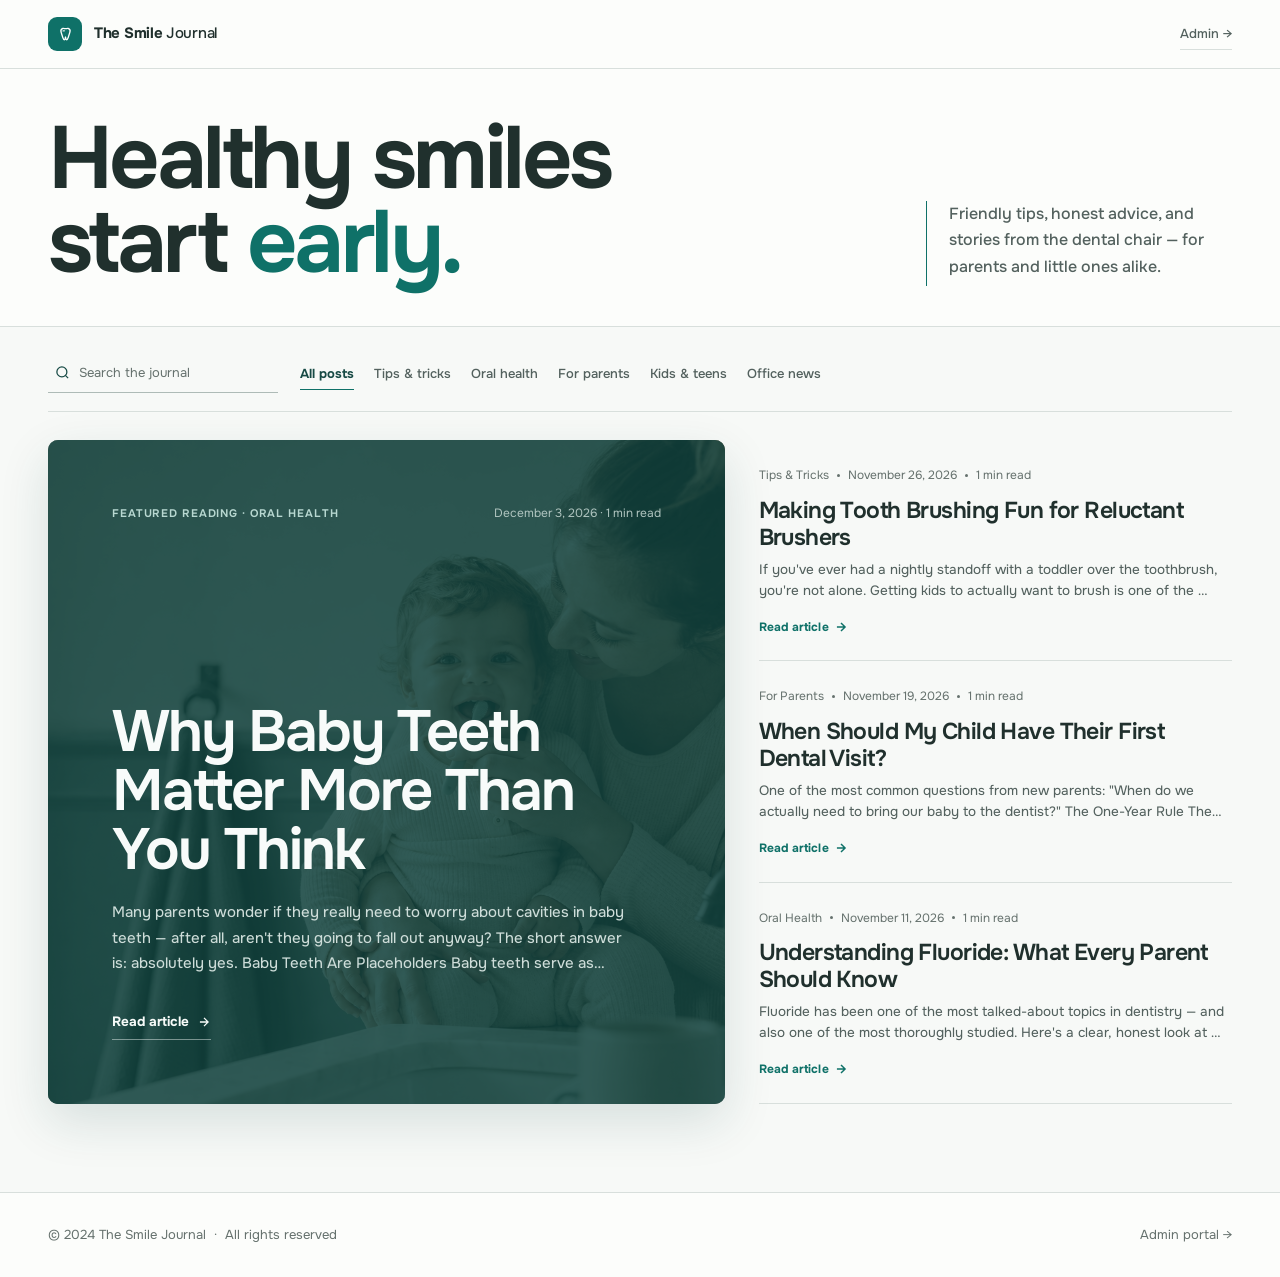
<file: index.html>
<!DOCTYPE html>
<html lang="en">
<head>
  <meta charset="UTF-8" />
  <meta name="viewport" content="width=device-width, initial-scale=1.0" />
  <title>The Smile Journal</title>
  <link rel="preconnect" href="https://fonts.googleapis.com" />
  <link rel="preconnect" href="https://fonts.gstatic.com" crossorigin />
  <link href="https://fonts.googleapis.com/css2?family=Onest:wght@400;500;600;700&display=swap" rel="stylesheet" />
  <style>
    *, *::before, *::after { box-sizing: border-box; margin: 0; padding: 0; }

    :root {
      --primary:       #0E7B73;
      --primary-dark:  #0A5F59;
      --primary-light: #CCFBF1;
      --primary-bg:    #F0FDFA;
      --accent:        #F59E0B;
      --accent-bg:     #FFFBEB;
      --bg:            #F9F8F5;
      --surface:       #FFFFFF;
      --border:        #E7E4DF;
      --border-soft:   #F0EDE8;
      --text-1:        #1C1917;
      --text-2:        #57534E;
      --text-3:        #65716D;
      --r:    14px;
      --r-sm:  8px;
      --r-lg: 22px;
      --shadow:       0 1px 3px rgba(0,0,0,.05), 0 4px 12px rgba(14,123,115,.08);
      --shadow-hover:  0 10px 32px rgba(14,123,115,.18), 0 4px 8px rgba(0,0,0,.06);
      --font-sans: 'Onest', 'Segoe UI', sans-serif;
      --font-serif: 'Onest', 'Segoe UI', sans-serif;
    }

    html { scroll-behavior: smooth; }
    body {
      font-family: var(--font-sans); background: var(--bg);
      color: var(--text-1); line-height: 1.6; -webkit-font-smoothing: antialiased;
    }

    /* ── NAV ──────────────────────────────────────── */
    nav {
      position: sticky; top: 0; z-index: 100;
      background: rgba(255,255,255,.92);
      backdrop-filter: blur(16px); -webkit-backdrop-filter: blur(16px);
      border-bottom: 1px solid var(--border);
      transition: box-shadow .2s;
    }
    nav.scrolled { box-shadow: 0 4px 20px rgba(0,0,0,.07); }
    .nav-inner {
      max-width: 1200px; margin: 0 auto; height: 64px; padding: 0 24px;
      display: flex; align-items: center; justify-content: space-between;
    }
    .nav-logo {
      display: flex; align-items: center; gap: 10px;
      cursor: pointer; text-decoration: none; user-select: none;
    }
    .logo-mark {
      width: 36px; height: 36px; background: var(--primary); border-radius: 10px;
      display: flex; align-items: center; justify-content: center; flex-shrink: 0;
    }
    .logo-mark svg { width: 20px; height: 20px; fill: none; stroke: #fff; }
    .logo-text { font-size: 16px; font-weight: 700; letter-spacing: -.3px; color: var(--text-1); }
    .logo-text span { color: var(--primary); }

    .nav-right { display: flex; align-items: center; gap: 12px; }
    .search-wrap { position: relative; display: flex; align-items: center; }
    .search-input {
      height: 38px; padding: 0 14px 0 38px;
      border: 1.5px solid var(--border); border-radius: 4px;
      background: var(--bg); font-family: var(--font-sans); font-size: 13.5px;
      color: var(--text-1); outline: none; width: 200px; transition: all .22s;
    }
    .search-input::placeholder { color: var(--text-3); }
    .search-input:focus {
      border-color: var(--primary); background: #fff;
      box-shadow: 0 0 0 3px var(--primary-light); width: 240px;
    }
    .search-icon { position: absolute; left: 12px; color: var(--text-3); pointer-events: none; }
    .nav-pill {
      font-size: 13px; font-weight: 500; color: var(--text-2); text-decoration: none;
      padding: 7px 16px; border: 1.5px solid var(--border); border-radius: 0;
      transition: all .18s; white-space: nowrap;
    }
    .nav-pill:hover { color: var(--primary); border-color: var(--primary); background: var(--primary-bg); }

    /* ── HERO ─────────────────────────────────────── */
    .hero {
      background: linear-gradient(160deg, var(--primary-bg) 0%, var(--bg) 65%);
      padding: 88px 24px 80px; position: relative; overflow: hidden;
    }
    .hero::before {
      content: '';
      position: absolute; inset: 0;
      pointer-events: none;
    }
    .hero::after {
      content: '';
      position: absolute; bottom: -60px; right: -60px;
      width: 340px; height: 340px; border-radius: 50%;
      pointer-events: none;
    }
    .hero-inner { max-width: 640px; margin: 0 auto; text-align: center; position: relative; z-index: 1; }
    .hero-badge {
      display: inline-flex; align-items: center; gap: 6px;
      background: rgba(255,255,255,.85); border: 1px solid var(--primary-light);
      color: var(--primary-dark); backdrop-filter: blur(8px);
      font-size: 11.5px; font-weight: 700; letter-spacing: .7px; text-transform: uppercase;
      padding: 6px 16px; border-radius: 0; margin-bottom: 24px;
    }
    .hero h1 {
      font-size: clamp(36px, 5.5vw, 56px); font-weight: 700; line-height: 1.1;
      letter-spacing: -1.5px; color: var(--text-1); margin-bottom: 20px;
    }
    .hero h1 em { font-style: normal; color: var(--primary); }
    .hero-sub {
      font-family: var(--font-serif); font-size: 18px; color: var(--text-2);
      line-height: 1.72; max-width: 480px; margin: 0 auto 32px;
    }
    /* ── BLOG SECTION ─────────────────────────────── */
    .blog-section { max-width: 1200px; margin: 0 auto; padding: 52px 24px 96px; }

    /* category tabs */
    .cat-tabs {
      display: flex; gap: 8px; overflow-x: auto;
      padding-bottom: 2px; margin-bottom: 40px;
      scrollbar-width: none; -ms-overflow-style: none;
    }
    .cat-tabs::-webkit-scrollbar { display: none; }
    .cat-tab {
      flex-shrink: 0; padding: 8px 20px;
      border: 1.5px solid var(--border); border-radius: 0;
      background: var(--surface); font-family: var(--font-sans);
      font-size: 13.5px; font-weight: 500; color: var(--text-2);
      cursor: pointer; transition: all .18s; white-space: nowrap;
    }
    .cat-tab:hover { border-color: var(--primary); color: var(--primary); }
    .cat-tab.active {
      background: var(--primary); border-color: var(--primary);
      color: #fff; box-shadow: 0 2px 8px rgba(14,123,115,.3);
    }

    /* ── POSTS GRID ───────────────────────────────── */
    .posts-grid { display: grid; grid-template-columns: repeat(3,1fr); gap: 28px; }

    /* ── FEATURED CARD (magazine overlay style) ─── */
    .post-card-featured {
      grid-column: 1/-1;
      border-radius: var(--r-lg); overflow: hidden;
      height: 440px; position: relative;
      cursor: pointer; box-shadow: var(--shadow);
      transition: transform .25s ease, box-shadow .25s ease;
    }
    .post-card-featured:hover { transform: translateY(-4px); box-shadow: var(--shadow-hover); }
    .feat-bg-img {
      position: absolute; inset: 0; width: 100%; height: 100%;
      object-fit: cover; transition: transform .45s ease;
    }
    .post-card-featured:hover .feat-bg-img { transform: scale(1.04); }
    .feat-bg-grad {
      position: absolute; inset: 0; width: 100%; height: 100%;
      transition: transform .45s ease;
    }
    .post-card-featured:hover .feat-bg-grad { transform: scale(1.04); }
    .feat-overlay {
      position: absolute; inset: 0;
      background: linear-gradient(105deg, rgba(8,30,25,.82) 0%, rgba(8,30,25,.55) 45%, rgba(8,30,25,.15) 100%);
    }
    .feat-content {
      position: absolute; inset: 0;
      display: flex; flex-direction: column; justify-content: flex-end;
      padding: 48px 52px; max-width: 58%;
    }
    .feat-label {
      display: inline-flex; align-items: center; gap: 5px;
      font-size: 11px; font-weight: 700; letter-spacing: .7px; text-transform: uppercase;
      color: var(--accent); background: rgba(255,255,255,.12);
      border: 1px solid rgba(245,158,11,.35); border-radius: 0;
      padding: 4px 12px; margin-bottom: 14px; width: fit-content;
    }
    .feat-meta { font-size: 12.5px; color: rgba(255,255,255,.6); margin-bottom: 12px; }
    .feat-title {
      font-size: clamp(22px, 2.6vw, 30px); font-weight: 700;
      line-height: 1.22; letter-spacing: -.4px;
      color: #fff; margin-bottom: 14px;
    }
    .feat-excerpt {
      font-family: var(--font-serif); font-size: 15px; color: rgba(255,255,255,.75);
      line-height: 1.65; margin-bottom: 24px;
      display: -webkit-box; -webkit-line-clamp: 3; -webkit-box-orient: vertical; overflow: hidden;
    }
    .feat-cta {
      display: inline-flex; align-items: center; gap: 8px;
      font-size: 13.5px; font-weight: 700; color: #fff;
      background: rgba(255,255,255,.15); border: 1.5px solid rgba(255,255,255,.3);
      backdrop-filter: blur(8px); padding: 9px 20px; border-radius: 0;
      transition: all .2s; width: fit-content;
    }
    .feat-cta svg { transition: transform .18s; }
    .post-card-featured:hover .feat-cta { background: rgba(255,255,255,.22); border-color: rgba(255,255,255,.5); }
    .post-card-featured:hover .feat-cta svg { transform: translateX(4px); }

    /* ── REGULAR CARDS ───────────────────────────── */
    .post-card {
      background: var(--surface); border-radius: var(--r); overflow: hidden;
      box-shadow: var(--shadow); border: 1px solid var(--border-soft);
      cursor: pointer; transition: transform .22s ease, box-shadow .22s ease;
      display: flex; flex-direction: column;
    }
    .post-card:hover { transform: translateY(-5px); box-shadow: var(--shadow-hover); }
    /* category accent top border */
    .post-card::before {
      content: ''; display: block; height: 3px;
      background: var(--card-accent, var(--primary));
      flex-shrink: 0;
    }

    .card-img {
      height: 196px; position: relative; overflow: hidden; flex-shrink: 0;
    }
    .card-img img {
      width: 100%; height: 100%; object-fit: cover; display: block;
      transition: transform .38s ease;
    }
    .post-card:hover .card-img img { transform: scale(1.05); }
    .card-img-grad { position: absolute; inset: 0; }
    /* bottom gradient on image for chip readability */
    .card-img::after {
      content: ''; position: absolute; bottom: 0; left: 0; right: 0; height: 80px;
      background: linear-gradient(to top, rgba(0,0,0,.35) 0%, transparent 100%);
      pointer-events: none;
    }
    .cat-chip {
      position: absolute; bottom: 12px; left: 14px; z-index: 1;
      padding: 4px 11px; border-radius: 4px;
      font-size: 11px; font-weight: 700; letter-spacing: .3px;
      color: #fff; text-shadow: 0 1px 3px rgba(0,0,0,.3);
    }

    .card-body { padding: 20px 22px 22px; display: flex; flex-direction: column; flex: 1; }
    .card-meta { display: flex; align-items: center; gap: 8px; font-size: 12px; color: var(--text-3); margin-bottom: 10px; }
    .card-meta .dot { width: 3px; height: 3px; border-radius: 50%; background: var(--text-3); }
    .card-title {
      font-size: 16px; font-weight: 700; line-height: 1.38; letter-spacing: -.2px;
      color: var(--text-1); margin-bottom: 10px; flex: 1;
      display: -webkit-box; -webkit-line-clamp: 2; -webkit-box-orient: vertical; overflow: hidden;
      transition: color .15s;
    }
    .post-card:hover .card-title { color: var(--primary); }
    .card-excerpt {
      font-family: var(--font-serif); font-size: 13.5px; color: var(--text-2); line-height: 1.7;
      display: -webkit-box; -webkit-line-clamp: 3; -webkit-box-orient: vertical; overflow: hidden;
    }
    .card-footer {
      display: flex; align-items: center; justify-content: space-between;
      margin-top: 16px; padding-top: 14px; border-top: 1px solid var(--border-soft);
    }
    .read-more {
      display: inline-flex; align-items: center; gap: 5px;
      font-size: 12.5px; font-weight: 700; color: var(--primary); letter-spacing: .1px;
    }
    .read-more svg { transition: transform .18s; }
    .post-card:hover .read-more svg { transform: translateX(4px); }

    /* ── IMAGE SKELETON ────────────────────────────── */
    .img-skeleton {
      position: absolute; inset: 0;
      background: linear-gradient(90deg, #f0ede8 25%, #e8e4de 50%, #f0ede8 75%);
      background-size: 200% 100%;
      animation: shimmer 1.4s infinite;
    }
    @keyframes shimmer { from{background-position:200% 0} to{background-position:-200% 0} }

    /* ── EMPTY STATE ───────────────────────────────── */
    .empty { grid-column: 1/-1; text-align: center; padding: 80px 20px; }
    .empty-icon {
      width: 64px; height: 64px; margin: 0 auto 20px;
      background: var(--primary-bg); border-radius: 50%;
      display: flex; align-items: center; justify-content: center; color: var(--primary);
    }
    .empty h3 { font-size: 20px; font-weight: 700; margin-bottom: 8px; }
    .empty p { font-family: var(--font-serif); font-size: 15px; color: var(--text-2); max-width: 340px; margin: 0 auto; line-height: 1.75; }

    /* ── POST VIEW ─────────────────────────────────── */
    #post-view { display: none; max-width: 760px; margin: 0 auto; padding: 48px 24px 96px; animation: fadeUp .3s ease; }
    @keyframes fadeUp { from{opacity:0;transform:translateY(14px)} to{opacity:1;transform:translateY(0)} }
    .back-btn {
      display: inline-flex; align-items: center; gap: 7px;
      font-family: var(--font-sans); font-size: 13.5px; font-weight: 600;
      color: var(--text-2); background: var(--surface); border: 1.5px solid var(--border);
      border-radius: 0; cursor: pointer; padding: 8px 18px; margin-bottom: 36px;
      transition: all .18s;
    }
    .back-btn:hover { color: var(--primary); border-color: var(--primary); background: var(--primary-bg); }
    .post-cover-wrap {
      width: 100%; border-radius: var(--r-lg); overflow: hidden;
      margin-bottom: 40px; box-shadow: 0 8px 32px rgba(0,0,0,.12);
    }
    .post-cover-img { width: 100%; height: 420px; object-fit: cover; display: block; }
    .post-cover-grad { width: 100%; height: 300px; display: block; }
    .post-cat-pill {
      display: inline-block; padding: 5px 16px; border-radius: 0;
      font-size: 12px; font-weight: 700; letter-spacing: .4px;
      text-transform: uppercase; margin-bottom: 16px;
    }
    .post-view-title {
      font-size: clamp(28px,4vw,42px); font-weight: 700; line-height: 1.15;
      letter-spacing: -.7px; color: var(--text-1); margin-bottom: 16px;
    }
    .post-view-meta {
      display: flex; align-items: center; gap: 14px; flex-wrap: wrap;
      font-size: 13px; color: var(--text-3);
      margin-bottom: 40px; padding-bottom: 32px;
      border-bottom: 2px solid var(--border);
    }
    .post-view-meta .dot { width: 4px; height: 4px; border-radius: 50%; background: var(--text-3); }
    .post-body { font-family: var(--font-serif); font-size: 17.5px; line-height: 1.82; color: var(--text-1); }
    .post-body p { margin-bottom: 1.4em; }
    .post-body h2 { font-family: var(--font-sans); font-size: 22px; font-weight: 700; letter-spacing: -.3px; margin: 1.8em 0 .65em; color: var(--text-1); }
    .post-body h3 { font-family: var(--font-sans); font-size: 18.5px; font-weight: 600; margin: 1.5em 0 .5em; }
    .post-body strong { font-weight: 700; }
    .post-body em { font-style: italic; }
    .post-body hr { border: none; border-top: 2px solid var(--border); margin: 2.4em 0; }
    .post-body img, .md-img { max-width: 100%; border-radius: var(--r); margin: 1.5em 0; display: block; }
    .post-body video, .md-video { max-width: 100%; border-radius: var(--r); margin: 1.5em 0; display: block; outline: none; }

    /* ── FOOTER ────────────────────────────────────── */
    footer { border-top: 1px solid var(--border); padding: 32px 24px; }
    .footer-inner { max-width: 1200px; margin: 0 auto; display: flex; align-items: center; justify-content: space-between; }
    .footer-copy { font-size: 13px; color: var(--text-3); }
    .footer-admin { font-size: 13px; color: var(--text-3); text-decoration: none; transition: color .15s; }
    .footer-admin:hover { color: var(--primary); }

    /* ── RESPONSIVE ────────────────────────────────── */
    @media (max-width: 960px) {
      .posts-grid { grid-template-columns: repeat(2,1fr); }
      .feat-content { max-width: 70%; padding: 36px 36px; }
    }
    @media (max-width: 640px) {
      .posts-grid { grid-template-columns: 1fr; }
      .search-input { width: 150px; }
      .nav-pill { display: none; }
      .footer-inner { flex-direction: column; gap: 8px; text-align: center; }
      .hero { padding: 60px 20px 56px; }
      .post-card-featured { height: 360px; }
      .feat-content { max-width: 100%; padding: 24px 24px; }
    }
  </style>
  <link rel="stylesheet" href="site-redesign.css" />
</head>
<body>
<!--
THESIS: A useful pediatric field journal, not a stock-photo blog or stacked-card template.
OWN-WORLD: Warm white paper, graphite copy, deep clinical teal, fine rules, and one unified humanist sans.
STORY: Parents understand the journal, search or choose a topic, and reach practical guidance without visual detours.
FIRST VIEWPORT: A compact left-led headline and annotated deck meet a single discovery rail; the newest article begins immediately below.
FORM: Clinical field notes, grounded direction 6, seed 6a2404ce; its signature is the asymmetrical reading index.
FINISH: unreviewed and undocumented is unfinished; this build ends with the finish review, the verdict, DESIGN.md, and every shipping raster carrying its provenance
-->

<!-- NAV -->
<nav id="mainNav">
  <div class="nav-inner">
    <button class="nav-logo" type="button" aria-label="Return to The Smile Journal home" onclick="showBlog()">
      <div class="logo-mark">
        <svg viewBox="0 0 24 24" aria-hidden="true"><path d="M8.2 3.4c1.25-.45 2.45.45 3.8.45s2.55-.9 3.8-.45c2.2.78 3.15 3.2 2.38 5.48l-2.35 7.42c-.5 1.58-1.15 3.2-2.35 3.2-1.48 0-.92-4.25-1.48-4.25s0 4.25-1.48 4.25c-1.2 0-1.85-1.62-2.35-3.2L5.82 8.88C5.05 6.6 6 4.18 8.2 3.4Z" stroke-width="1.8" stroke-linecap="round" stroke-linejoin="round"/><path d="M8.5 7.05c.75-.55 1.55-.58 2.25-.2" stroke-width="1.5" stroke-linecap="round"/></svg>
      </div>
      <span class="logo-text">The Smile <span>Journal</span></span>
    </button>
    <div class="nav-right">
      <a href="admin.html" class="nav-pill">Admin →</a>
    </div>
  </div>
</nav>

<!-- BLOG VIEW -->
<div id="blog-view">
  <section class="hero">
    <div class="hero-inner">
      <div class="hero-copy">
        <h1>Healthy smiles<br>start <em>early.</em></h1>
      </div>
      <p class="hero-sub">Friendly tips, honest advice, and stories from the dental chair — for parents and little ones alike.</p>
    </div>
  </section>

  <div class="blog-section">
    <div class="journal-controls">
      <div class="search-wrap">
        <svg class="search-icon" width="15" height="15" viewBox="0 0 24 24" fill="none" stroke="currentColor" stroke-width="2"><circle cx="11" cy="11" r="8"/><path d="m21 21-4.35-4.35"/></svg>
        <input id="searchInput" type="search" class="search-input" aria-label="Search journal posts" placeholder="Search the journal" oninput="handleSearch(this.value)" />
      </div>
      <div class="cat-tabs" id="catTabs" aria-label="Filter posts by topic">
        <button class="cat-tab active" onclick="filterCat('all',this)">All posts</button>
        <button class="cat-tab" onclick="filterCat('Tips &amp; Tricks',this)">Tips &amp; tricks</button>
        <button class="cat-tab" onclick="filterCat('Oral Health',this)">Oral health</button>
        <button class="cat-tab" onclick="filterCat('For Parents',this)">For parents</button>
        <button class="cat-tab" onclick="filterCat('Kids &amp; Teens',this)">Kids &amp; teens</button>
        <button class="cat-tab" onclick="filterCat('Office News',this)">Office news</button>
      </div>
    </div>
    <div class="posts-grid" id="postsGrid"></div>
  </div>
</div>

<!-- POST VIEW -->
<div id="post-view">
  <button class="back-btn" onclick="showBlog()">
    <svg width="15" height="15" viewBox="0 0 24 24" fill="none" stroke="currentColor" stroke-width="2.5"><path d="M19 12H5M12 19l-7-7 7-7"/></svg>
    Back to all posts
  </button>
  <div id="postContent"></div>
</div>

<!-- FOOTER -->
<footer>
  <div class="footer-inner">
    <span class="footer-copy">© 2024 The Smile Journal &nbsp;·&nbsp; All rights reserved</span>
    <a href="admin.html" class="footer-admin">Admin portal →</a>
  </div>
</footer>

<script>
  const KEY = 'dental_blog_posts';
  let activeCat = 'all', activeSearch = '';

  /* cover images for the 4 built-in sample posts */
  const SAMPLE_IMAGES = {
    s1: 'assets/baby-teeth-featured.png',
    s2: 'https://images.unsplash.com/photo-1537368910025-700350fe46c7?w=900&h=500&fit=crop&auto=format&q=80',
    s3: 'https://images.unsplash.com/photo-1582750433449-648ed127bb54?w=900&h=500&fit=crop&auto=format&q=80',
    s4: 'https://images.unsplash.com/photo-1607990281513-2c110a25bd8c?w=900&h=500&fit=crop&auto=format&q=80',
  };

  const CATS = {
    'Tips & Tricks': { bg:'#E8F3F0', fg:'#0F7168', accent:'#0F7168', g:'#174A45' },
    'Oral Health':   { bg:'#E1EEEA', fg:'#174A45', accent:'#174A45', g:'#174A45' },
    'For Parents':   { bg:'#F3EEE4', fg:'#79633E', accent:'#79633E', g:'#174A45' },
    'Kids & Teens':  { bg:'#EDF1F0', fg:'#49625D', accent:'#49625D', g:'#174A45' },
    'Office News':   { bg:'#E9F0EF', fg:'#3E625D', accent:'#3E625D', g:'#174A45' },
  };
  function cc(c) { return CATS[c] || { bg:'#E8F3F0', fg:'#0F7168', accent:'#0F7168', g:'#174A45' }; }
  function load() { return JSON.parse(localStorage.getItem(KEY) || '[]'); }
  function save(p) { localStorage.setItem(KEY, JSON.stringify(p)); }
  function stripTags(html) { const d = document.createElement('div'); d.innerHTML = html; return d.innerText || d.textContent || ''; }
  function isHtml(c) { return /^\s*</.test(c); }
  function readTime(t) { const txt = isHtml(t) ? stripTags(t) : t; return Math.max(1, Math.round(txt.trim().split(/\s+/).length / 200)) + ' min read'; }
  function fmtDate(s) { return new Date(s).toLocaleDateString('en-US',{month:'long',day:'numeric',year:'numeric'}); }
  function excerpt(c, n=145) {
    const plain = isHtml(c) ? stripTags(c) : c.replace(/^[#]+\s+/gm,'').replace(/[*_]/g,'').replace(/\n+/g,' ');
    const p = plain.trim();
    return p.length > n ? p.slice(0,n) + '…' : p;
  }
  function renderContent(c) {
    if (isHtml(c)) return c; // new posts: pass through HTML directly
    // legacy markdown fallback
    return c
      .replace(/\[video\]\(([^)]+)\)/g,'<video src="$1" controls class="md-video"></video>')
      .replace(/!\[([^\]]*)\]\(([^)]+)\)/g,'<img src="$2" alt="$1" class="md-img">')
      .replace(/^### (.+)$/gm,'<h3>$1</h3>')
      .replace(/^## (.+)$/gm,'<h2>$1</h2>')
      .replace(/\*\*(.+?)\*\*/g,'<strong>$1</strong>')
      .replace(/\*(.+?)\*/g,'<em>$1</em>')
      .replace(/^---$/gm,'<hr>')
      .split(/\n\n+/)
      .map(b => b.startsWith('<h') || b.startsWith('<hr') || b.includes('<img ') || b.includes('<video ') ? b : `<p>${b.replace(/\n/g,'<br>')}</p>`)
      .join('');
  }
  function renderMd(raw) { return renderContent(raw); }

  /* ── featured card (magazine bleed) ── */
  function featuredCardHtml(p) {
    const featuredImage = p.id === 's1' ? SAMPLE_IMAGES.s1 : p.coverImage;
    return `<article class="post-card-featured" role="button" tabindex="0" onclick="openPost('${p.id}')" onkeydown="if(event.key==='Enter'||event.key===' '){event.preventDefault();openPost('${p.id}')} ">
      ${featuredImage ? `<img class="feat-bg-img" src="${featuredImage}" alt="" aria-hidden="true" onerror="this.remove()">` : ''}
      <div class="feat-overlay" aria-hidden="true"></div>
      <div class="feat-content">
        <div class="feat-topline">
          <div class="feat-label">Featured reading · ${p.category||'General'}</div>
          <div class="feat-meta">${fmtDate(p.createdAt)} · ${readTime(p.content)}</div>
        </div>
        <div class="feat-main">
          <h2 class="feat-title">${p.title}</h2>
          <p class="feat-excerpt">${excerpt(p.content, 220)}</p>
          <div class="feat-cta">
            Read article
            <svg width="14" height="14" viewBox="0 0 24 24" fill="none" stroke="currentColor" stroke-width="2.2"><path d="M5 12h14M12 5l7 7-7 7"/></svg>
          </div>
        </div>
      </div>
    </article>`;
  }

  /* ── regular card ── */
  function cardHtml(p) {
    return `<article class="post-card" role="button" tabindex="0" onclick="openPost('${p.id}')" onkeydown="if(event.key==='Enter'||event.key===' '){event.preventDefault();openPost('${p.id}')} ">
      <div class="card-body">
        <div class="card-meta"><span>${p.category||'General'}</span><div class="dot"></div><span>${fmtDate(p.createdAt)}</span><div class="dot"></div><span>${readTime(p.content)}</span></div>
        <h2 class="card-title">${p.title}</h2>
        <p class="card-excerpt">${excerpt(p.content)}</p>
        <div class="card-footer">
          <span class="read-more">Read article
            <svg width="14" height="14" viewBox="0 0 24 24" fill="none" stroke="currentColor" stroke-width="2.5"><path d="M5 12h14M12 5l7 7-7 7"/></svg>
          </span>
        </div>
      </div>
    </article>`;
  }

  function renderGrid() {
    const grid = document.getElementById('postsGrid');
    let posts = load().filter(p => p.status === 'published');
    if (activeSearch) { const q = activeSearch.toLowerCase(); posts = posts.filter(p => p.title.toLowerCase().includes(q) || p.content.toLowerCase().includes(q)); }
    if (activeCat !== 'all') posts = posts.filter(p => p.category === activeCat);
    posts.sort((a,b) => new Date(b.createdAt) - new Date(a.createdAt));

    if (!posts.length) {
      grid.className = 'posts-grid';
      grid.innerHTML = `<div class="empty">
        <div class="empty-icon"><svg width="28" height="28" viewBox="0 0 24 24" fill="none" stroke="currentColor" stroke-width="1.7"><path d="M12 20h9M16.5 3.5a2.121 2.121 0 013 3L7 19l-4 1 1-4z"/></svg></div>
        <h3>${activeCat!=='all'||activeSearch?'No matching posts':'Nothing here yet'}</h3>
        <p>${activeCat!=='all'||activeSearch?'Try a different search or category.':'Check back soon — posts will appear once published.'}</p>
      </div>`;
      return;
    }

    const hasFeat = posts.length >= 2;
    grid.className = 'posts-grid';
    let html = '';
    posts.forEach((p, i) => {
      if (hasFeat && i === 0) html += featuredCardHtml(p);
      else html += cardHtml(p);
    });
    grid.innerHTML = html;
  }

  function openPost(id) {
    const p = load().find(p => p.id === id);
    if (!p) return;
    const c = cc(p.category);
    const cover = p.coverImage && !String(p.id).startsWith('s')
      ? `<div class="post-cover-wrap"><img src="${p.coverImage}" alt="${p.title}" class="post-cover-img"></div>`
      : `<div class="post-cover-wrap"><div class="post-cover-grad" style="background:${c.g}"></div></div>`;
    document.getElementById('postContent').innerHTML = `
      ${cover}
      <span class="post-cat-pill" style="background:${c.bg};color:${c.fg}">${p.category||'General'}</span>
      <h1 class="post-view-title">${p.title}</h1>
      <div class="post-view-meta"><span>${fmtDate(p.createdAt)}</span><div class="dot"></div><span>${readTime(p.content)}</span></div>
      <div class="post-body">${renderMd(p.content)}</div>`;
    document.getElementById('blog-view').style.display = 'none';
    document.getElementById('post-view').style.display = 'block';
    window.scrollTo({top:0,behavior:window.matchMedia('(prefers-reduced-motion: reduce)').matches?'auto':'smooth'});
  }

  function showBlog() {
    document.getElementById('post-view').style.display = 'none';
    document.getElementById('blog-view').style.display = '';
    renderGrid();
  }
  function filterCat(cat, btn) {
    activeCat = cat;
    document.querySelectorAll('.cat-tab').forEach(t => t.classList.remove('active'));
    btn.classList.add('active');
    renderGrid();
  }
  function handleSearch(v) { activeSearch = v; renderGrid(); }

  /* nav scroll shadow */
  window.addEventListener('scroll', () => {
    document.getElementById('mainNav').classList.toggle('scrolled', window.scrollY > 10);
  }, { passive: true });

  /* ── seed + image migration ── */
  (function initData() {
    const posts = load();

    /* if empty, seed from scratch with images */
    if (!posts.length) {
      const now = Date.now();
      save([
        { id:'s1', status:'published', createdAt:new Date(now-2*864e5).toISOString(),
          title:'Why Baby Teeth Matter More Than You Think', category:'Oral Health',
          coverImage: SAMPLE_IMAGES.s1,
          content:`Many parents wonder if they really need to worry about cavities in baby teeth — after all, aren't they going to fall out anyway? The short answer is: absolutely yes.\n\n## Baby Teeth Are Placeholders\n\nBaby teeth serve as natural guides for permanent teeth. When a baby tooth is lost too early due to decay, neighboring teeth can drift into that space, crowding out the permanent tooth trying to come in. This often leads to years of orthodontic treatment that might have been preventable.\n\n## Decay Can Spread\n\nCavities in baby teeth don't stay put. Untreated decay can spread to adjacent teeth — and in serious cases, reach the gums and underlying jawbone. Keeping baby teeth healthy protects the whole mouth.\n\n## It Sets the Foundation\n\nHabits formed early tend to stick. Kids who visit the dentist regularly and learn proper brushing and flossing are far more likely to carry those habits into adulthood.\n\n**The bottom line:** treat baby teeth like the important, temporary caretakers they are. They deserve every bit as much attention as permanent teeth.` },
        { id:'s2', status:'published', createdAt:new Date(now-9*864e5).toISOString(),
          title:'Making Tooth Brushing Fun for Reluctant Brushers', category:'Tips & Tricks',
          coverImage: SAMPLE_IMAGES.s2,
          content:`If you've ever had a nightly standoff with a toddler over the toothbrush, you're not alone. Getting kids to actually want to brush is one of the most common challenges parents bring up at checkups.\n\n## Let Them Pick Their Gear\n\nGive your child some ownership by letting them choose their own toothbrush — any soft-bristled brush works. Favorite characters, bright colors, and fun shapes can make a real difference in buy-in.\n\n## Use a Two-Minute Timer\n\nKids have no concept of "two full minutes." Try a sand timer, play a short song, or use a brushing app with a built-in countdown. Making the time visible and predictable reduces the dread of the unknown.\n\n## Brush Together\n\nKids learn by watching. If they see you brushing without pure dread on your face, they'll absorb that attitude. Make it a family routine, not just something that happens to them.\n\n## The Sticker Chart\n\nA simple sticker chart works surprisingly well for ages 3–7. You don't need prizes — the visual satisfaction of filling it in is often reward enough.\n\n**Remember:** help guide your child's brushing until around age 7–8, when their fine motor skills are developed enough to do it properly on their own.` },
        { id:'s3', status:'published', createdAt:new Date(now-16*864e5).toISOString(),
          title:'When Should My Child Have Their First Dental Visit?', category:'For Parents',
          coverImage: SAMPLE_IMAGES.s3,
          content:`One of the most common questions from new parents: "When do we actually need to bring our baby to the dentist?"\n\n## The One-Year Rule\n\nThe American Academy of Pediatric Dentistry recommends a first dental visit by age one, or within six months of the first tooth appearing — whichever comes first. It sounds early, but this visit is less about deep cleaning and more about connection and prevention.\n\n## What Happens at the First Visit\n\nThe first appointment is a gentle introduction. We take a look at the teeth that have come in, check for early concerns, and talk through nutrition, pacifier habits, and brushing technique. Most importantly, we want your child to leave feeling completely safe.\n\n## Why It Matters to Start Early\n\nChildren who visit the dentist young are significantly less likely to develop dental anxiety later. Familiarity builds comfort. By the time they're five and might need a real cleaning, the office feels like a known, safe place — not a scary one.\n\n## What to Expect Going Forward\n\nFrom age one on, we recommend checkups every six months. If all looks great, these are quick, positive visits. If we spot something developing, we catch it early — when it's still simple to address.\n\n*Have questions before that first visit? We're always happy to chat.*` },
        { id:'s4', status:'published', createdAt:new Date(now-24*864e5).toISOString(),
          title:'Understanding Fluoride: What Every Parent Should Know', category:'Oral Health',
          coverImage: SAMPLE_IMAGES.s4,
          content:`Fluoride has been one of the most talked-about topics in dentistry — and also one of the most thoroughly studied. Here's a clear, honest look at what it is and why we recommend it.\n\n## What Is Fluoride?\n\nFluoride is a naturally occurring mineral found in water, soil, and many foods. It works by strengthening tooth enamel, making it more resistant to the acids produced by bacteria — and it can even reverse very early-stage decay.\n\n## Is It Safe?\n\nAt recommended levels, fluoride is safe and effective. Decades of peer-reviewed research support this. The key, as with many things, is appropriate amounts for the appropriate age.\n\n## How Much Toothpaste by Age\n\nUnder 2 years: a rice-sized smear of fluoride toothpaste. Ages 2–5: a pea-sized amount. Ages 6 and up: a pea-sized amount, or as directed.\n\nTeaching kids to spit — not swallow — toothpaste is important at every age.\n\n## In-Office Fluoride Treatments\n\nWe often recommend a fluoride varnish after cleanings. It's a quick, comfortable application that provides an extra protective layer — especially helpful for children who are cavity-prone or still perfecting their brushing.\n\n**Have questions about fluoride?** Bring them up at your next visit and we'll walk through it together.` },
      ]);
      return;
    }

    /* patch existing sample posts that have no cover image */
    let changed = false;
    const patched = posts.map(p => {
      if (SAMPLE_IMAGES[p.id] && !p.coverImage) {
        changed = true;
        return { ...p, coverImage: SAMPLE_IMAGES[p.id] };
      }
      return p;
    });
    if (changed) save(patched);
  })();

  renderGrid();
</script>
</body>
</html>
</file>
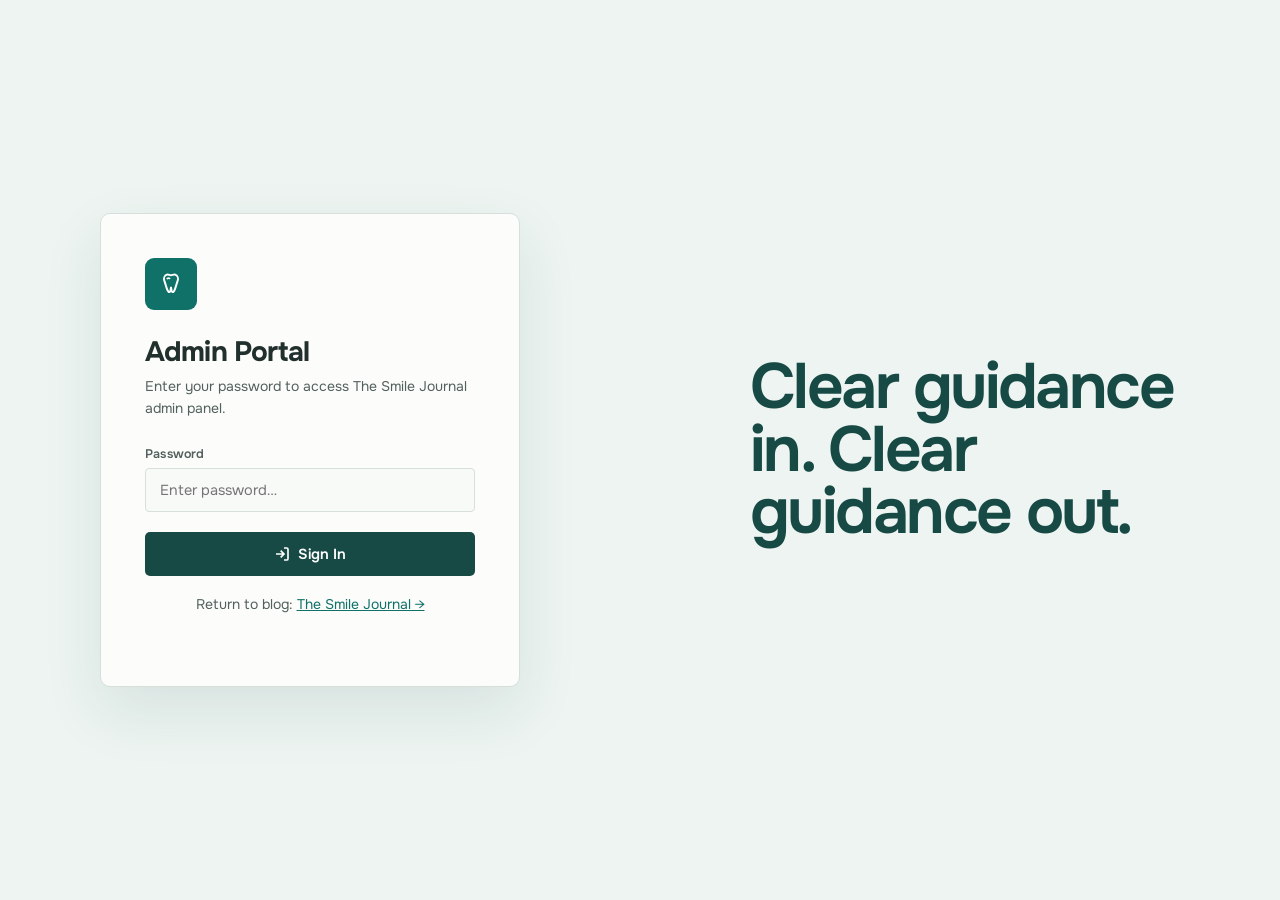
<file: admin.html>
<!DOCTYPE html>
<html lang="en">
<head>
  <meta charset="UTF-8" />
  <meta name="viewport" content="width=device-width, initial-scale=1.0" />
  <title>Admin · The Smile Journal</title>
  <link rel="preconnect" href="https://fonts.googleapis.com" />
  <link rel="preconnect" href="https://fonts.gstatic.com" crossorigin />
  <link href="https://fonts.googleapis.com/css2?family=Onest:wght@400;500;600;700&display=swap" rel="stylesheet" />
  <style>
    *, *::before, *::after { box-sizing: border-box; margin: 0; padding: 0; }

    :root {
      --primary:       #0E7B73;
      --primary-dark:  #0A5F59;
      --primary-light: #CCFBF1;
      --primary-bg:    #F0FDFA;
      --accent:        #F59E0B;
      --accent-bg:     #FFFBEB;
      --danger:        #DC2626;
      --danger-bg:     #FEF2F2;
      --success:       #059669;
      --success-bg:    #D1FAE5;
      --bg:            #F4F3F0;
      --surface:       #FFFFFF;
      --surface-2:     #FAFAF8;
      --border:        #E7E4DF;
      --border-soft:   #F0EDE8;
      --text-1:        #1C1917;
      --text-2:        #57534E;
      --text-3:        #65716D;
      --r:    12px;
      --r-sm:  7px;
      --r-lg: 18px;
      --shadow: 0 1px 4px rgba(0,0,0,.05), 0 2px 8px rgba(0,0,0,.05);
      --font: 'Onest', 'Segoe UI', sans-serif;
    }

    html, body { height: 100%; }
    body { font-family: var(--font); background: var(--bg); color: var(--text-1); -webkit-font-smoothing: antialiased; }

    /* ── LOCK SCREEN ────────────────────────────────── */
    #lock {
      min-height: 100vh; display: flex; align-items: center; justify-content: center;
      background: linear-gradient(160deg, var(--primary-bg) 0%, var(--bg) 55%);
      padding: 24px;
    }
    .lock-card {
      background: var(--surface); border-radius: var(--r-lg);
      padding: 48px 44px; width: 100%; max-width: 420px;
      box-shadow: 0 4px 24px rgba(32,48,45,.10), 0 1px 4px rgba(0,0,0,.06);
      border: 1px solid var(--border-soft);
      animation: fadeUp .35s ease;
    }
    @keyframes fadeUp { from { opacity:0; transform:translateY(16px) } to { opacity:1; transform:translateY(0) } }
    .lock-icon {
      width: 52px; height: 52px; background: var(--primary); border-radius: 14px;
      display: flex; align-items: center; justify-content: center; margin-bottom: 24px;
    }
    .lock-icon svg { width: 26px; height: 26px; fill: none; stroke: #fff; }
    .lock-card h1 { font-size: 22px; font-weight: 700; letter-spacing: -.3px; margin-bottom: 6px; }
    .lock-card p { font-size: 14px; color: var(--text-2); margin-bottom: 32px; line-height: 1.55; }
    .field-label { display: block; font-size: 12.5px; font-weight: 600; color: var(--text-2); margin-bottom: 6px; letter-spacing: .2px; }
    .field-input {
      width: 100%; height: 44px; padding: 0 14px;
      border: 1.5px solid var(--border); border-radius: var(--r-sm);
      font-family: var(--font); font-size: 14.5px; color: var(--text-1);
      outline: none; transition: all .18s; background: var(--surface-2);
    }
    .field-input:focus { border-color: var(--primary); background: #fff; box-shadow: 0 0 0 3px var(--primary-light); }
    .field-input.error { border-color: var(--danger); box-shadow: 0 0 0 3px #FEE2E2; }
    .field-error { font-size: 12.5px; color: var(--danger); margin-top: 6px; display: none; }
    .btn-primary {
      width: 100%; height: 44px; margin-top: 20px;
      background: var(--primary); color: #fff; border: none; border-radius: var(--r-sm);
      font-family: var(--font); font-size: 14.5px; font-weight: 600;
      cursor: pointer; transition: background .18s, transform .12s;
      display: flex; align-items: center; justify-content: center; gap: 8px;
    }
    .btn-primary:hover { background: var(--primary-dark); }
    .btn-primary:active { transform: scale(.98); }
    .lock-hint { font-size: 12px; color: var(--text-3); text-align: center; margin-top: 18px; }

    /* ── ADMIN SHELL ────────────────────────────────── */
    #app { display: none; min-height: 100vh; flex-direction: column; }

    /* TOP NAV */
    .admin-nav {
      background: var(--surface); border-bottom: 1px solid var(--border);
      position: sticky; top: 0; z-index: 100;
    }
    .admin-nav-inner {
      max-width: 1280px; margin: 0 auto; height: 60px; padding: 0 24px;
      display: flex; align-items: center; justify-content: space-between; gap: 16px;
    }
    .admin-brand {
      display: flex; align-items: center; gap: 10px; text-decoration: none;
    }
    .admin-logo-mark {
      width: 32px; height: 32px; background: var(--primary); border-radius: 9px;
      display: flex; align-items: center; justify-content: center; flex-shrink: 0;
    }
    .admin-logo-mark svg { width: 17px; height: 17px; fill: none; stroke: #fff; }
    .admin-brand-text { font-size: 14px; font-weight: 700; color: var(--text-1); }
    .admin-brand-text span { color: var(--text-3); font-weight: 400; }

    .admin-nav-links { display: flex; align-items: center; gap: 4px; flex: 1; justify-content: center; }
    .nav-btn {
      display: flex; align-items: center; gap: 7px;
      padding: 7px 16px; border-radius: 8px;
      font-family: var(--font); font-size: 13.5px; font-weight: 500; color: var(--text-2);
      background: none; border: none; cursor: pointer; transition: all .15s; white-space: nowrap;
    }
    .nav-btn:hover { background: var(--bg); color: var(--text-1); }
    .nav-btn.active { background: var(--primary-bg); color: var(--primary); font-weight: 600; }
    .nav-btn svg { flex-shrink: 0; }

    .admin-nav-actions { display: flex; align-items: center; gap: 10px; }
    .btn-ghost {
      display: flex; align-items: center; gap: 6px;
      padding: 7px 14px; border-radius: 8px;
      font-family: var(--font); font-size: 13px; font-weight: 500;
      color: var(--text-2); background: none; border: 1.5px solid var(--border);
      cursor: pointer; transition: all .15s; text-decoration: none;
    }
    .btn-ghost:hover { border-color: var(--text-2); color: var(--text-1); }
    .btn-logout { color: var(--text-3); }
    .btn-logout:hover { color: var(--danger); border-color: var(--danger); background: var(--danger-bg); }

    /* MAIN */
    .admin-main { max-width: 1280px; margin: 0 auto; padding: 36px 24px 80px; width: 100%; }

    /* ── DASHBOARD ─────────────────────────────────── */
    .dash-header { margin-bottom: 28px; }
    .dash-header h2 { font-size: 22px; font-weight: 700; letter-spacing: -.3px; }
    .dash-header p { font-size: 14px; color: var(--text-2); margin-top: 4px; }

    .stats-grid { display: grid; grid-template-columns: repeat(3,1fr); gap: 18px; margin-bottom: 36px; }
    .stat-card {
      background: var(--surface); border-radius: var(--r); padding: 24px;
      border: 1px solid var(--border-soft); box-shadow: var(--shadow);
    }
    .stat-icon {
      width: 40px; height: 40px; border-radius: 10px;
      display: flex; align-items: center; justify-content: center; margin-bottom: 16px;
    }
    .stat-num { font-size: 30px; font-weight: 700; letter-spacing: -1px; line-height: 1; margin-bottom: 4px; }
    .stat-label { font-size: 13px; color: var(--text-2); font-weight: 500; }

    .dash-section-title {
      font-size: 13px; font-weight: 700; letter-spacing: .5px; text-transform: uppercase;
      color: var(--text-3); margin-bottom: 14px;
    }
    .dash-new-btn {
      display: inline-flex; align-items: center; gap: 8px;
      padding: 10px 22px; background: var(--primary); color: #fff;
      border: none; border-radius: var(--r-sm); font-family: var(--font);
      font-size: 14px; font-weight: 600; cursor: pointer; transition: background .18s;
      margin-bottom: 32px;
    }
    .dash-new-btn:hover { background: var(--primary-dark); }

    /* recent posts table */
    .posts-table { background: var(--surface); border-radius: var(--r); border: 1px solid var(--border-soft); overflow: hidden; box-shadow: var(--shadow); }
    .table-head {
      display: grid; grid-template-columns: 1fr 130px 110px 100px 90px;
      padding: 12px 20px; border-bottom: 1px solid var(--border);
      font-size: 11.5px; font-weight: 700; letter-spacing: .4px;
      text-transform: uppercase; color: var(--text-3);
    }
    .table-row {
      display: grid; grid-template-columns: 1fr 130px 110px 100px 90px;
      padding: 16px 20px; border-bottom: 1px solid var(--border-soft);
      align-items: center; transition: background .12s;
    }
    .table-row:last-child { border-bottom: none; }
    .table-row:hover { background: var(--bg); }
    .table-row:empty { display: none; }
    .row-title { font-size: 14px; font-weight: 600; color: var(--text-1); white-space: nowrap; overflow: hidden; text-overflow: ellipsis; padding-right: 16px; }
    .row-cat { font-size: 12.5px; font-weight: 600; }
    .row-date { font-size: 12.5px; color: var(--text-2); }
    .badge {
      display: inline-flex; align-items: center; gap: 5px;
      padding: 0; border-radius: 0;
      font-size: 11.5px; font-weight: 600;
    }
    .badge-pub  { background: var(--success-bg); color: var(--success); }
    .badge-draft { background: var(--bg); color: var(--text-3); border: 1px solid var(--border); }
    .row-actions { display: flex; gap: 6px; justify-content: flex-end; }
    .act-btn {
      width: 30px; height: 30px; border-radius: 7px; border: 1.5px solid var(--border);
      display: flex; align-items: center; justify-content: center;
      background: none; cursor: pointer; color: var(--text-2); transition: all .15s;
    }
    .act-btn:hover { border-color: var(--primary); color: var(--primary); background: var(--primary-bg); }
    .act-btn.danger:hover { border-color: var(--danger); color: var(--danger); background: var(--danger-bg); }
    .empty-table { padding: 48px 20px; text-align: center; color: var(--text-3); font-size: 14px; }

    /* ── EDITOR ────────────────────────────────────── */
    #view-editor { display: none; }
    .editor-layout { display: grid; grid-template-columns: 1fr 300px; gap: 24px; align-items: start; }
    .editor-main { background: var(--surface); border-radius: var(--r); border: 1px solid var(--border-soft); box-shadow: var(--shadow); overflow: hidden; }
    .editor-header { padding: 20px 24px; border-bottom: 1px solid var(--border); display: flex; align-items: center; justify-content: space-between; }
    .editor-header h2 { font-size: 16px; font-weight: 700; }
    .editor-tabs { display: flex; gap: 4px; background: var(--bg); border-radius: var(--r-sm); padding: 3px; }
    .etab {
      padding: 5px 14px; border-radius: 6px; border: none; background: none;
      font-family: var(--font); font-size: 13px; font-weight: 500; color: var(--text-2);
      cursor: pointer; transition: all .15s;
    }
    .etab.active { background: var(--surface); color: var(--text-1); box-shadow: 0 1px 4px rgba(0,0,0,.08); }

    .title-input {
      width: 100%; padding: 18px 24px;
      border: none; border-bottom: 1px solid var(--border);
      font-family: var(--font); font-size: 22px; font-weight: 700; letter-spacing: -.3px;
      color: var(--text-1); outline: none; background: var(--surface);
      transition: background .15s;
    }
    .title-input::placeholder { color: var(--text-3); font-weight: 500; }
    .title-input:focus { background: var(--primary-bg); }

    .toolbar {
      display: flex; gap: 4px; padding: 10px 16px;
      border-bottom: 1px solid var(--border); background: var(--surface-2);
    }
    .tb-btn {
      width: 32px; height: 32px; border-radius: var(--r-sm); border: 1.5px solid transparent;
      display: flex; align-items: center; justify-content: center;
      font-family: var(--font); font-size: 13px; font-weight: 700; color: var(--text-2);
      background: none; cursor: pointer; transition: all .15s;
    }
    .tb-btn:hover { background: var(--bg); border-color: var(--border); color: var(--text-1); }
    .tb-sep { width: 1px; background: var(--border); margin: 4px 6px; }

    /* inline image insert panel */
    .img-insert-panel {
      display: none; padding: 10px 16px; background: var(--primary-bg);
      border-bottom: 1px solid var(--border); flex-direction: column; gap: 0;
    }
    .img-insert-panel.open { display: flex; }
    .img-insert-row { display: flex; gap: 8px; align-items: center; }
    .img-insert-panel label.btn-upload-inline {
      height: 34px; padding: 0 14px; background: var(--primary); color: #fff;
      border-radius: var(--r-sm); font-size: 13px; font-weight: 600; font-family: var(--font);
      cursor: pointer; display: flex; align-items: center; gap: 6px; white-space: nowrap;
      transition: background .15s;
    }
    .img-insert-panel label.btn-upload-inline:hover { background: var(--primary-dark); }
    .img-insert-hint { font-size: 12px; color: var(--text-3); }
    .btn-close-img {
      height: 34px; width: 34px; background: none; border: none;
      font-size: 18px; color: var(--text-3); cursor: pointer;
      display: flex; align-items: center; justify-content: center;
      border-radius: var(--r-sm); transition: all .15s; flex-shrink: 0;
    }
    .btn-close-img:hover { background: var(--bg); color: var(--text-1); }

    /* rendered media in preview & post body */
    #previewPane img, .post-body img, .md-img { max-width: 100%; border-radius: var(--r-sm); margin: 1em 0; display: block; }
    #previewPane video, .post-body video, .md-video { max-width: 100%; border-radius: var(--r-sm); margin: 1em 0; display: block; outline: none; }

    .content-area {
      width: 100%; min-height: 380px; padding: 20px 24px;
      border: none; outline: none; overflow: auto;
      font-family: 'Lora', Georgia, serif; font-size: 16px; line-height: 1.75;
      color: var(--text-1); background: var(--surface); display: block;
    }
    .content-area:empty::before {
      content: attr(data-placeholder); color: var(--text-3); pointer-events: none; display: block;
    }
    /* live formatting styles inside the editor */
    .content-area p  { margin-bottom: 0.9em; }
    .content-area h2 { font-family: var(--font); font-size: 20px; font-weight: 700; margin: 1.4em 0 .45em; color: var(--text-1); }
    .content-area h3 { font-family: var(--font); font-size: 17px; font-weight: 600; margin: 1.2em 0 .35em; color: var(--text-1); }
    .content-area strong { font-weight: 700; }
    .content-area em { font-style: italic; }
    .content-area hr { border: none; border-top: 2px solid var(--border); margin: 1.6em 0; }
    .content-area img, .content-area video { max-width: 100%; border-radius: var(--r-sm); margin: .8em 0; display: block; outline: none; }

    #previewPane {
      display: none; padding: 20px 24px; min-height: 380px;
      font-family: 'Lora', Georgia, serif; font-size: 16px; line-height: 1.8; color: var(--text-1);
    }
    #previewPane p { margin-bottom: 1.3em; }
    #previewPane h2 { font-family: var(--font); font-size: 20px; font-weight: 700; margin: 1.5em 0 .5em; }
    #previewPane h3 { font-family: var(--font); font-size: 17px; font-weight: 600; margin: 1.3em 0 .4em; }
    #previewPane strong { font-weight: 700; }
    #previewPane em { font-style: italic; }
    #previewPane hr { border: none; border-top: 2px solid var(--border); margin: 1.8em 0; }
    #previewPane.empty-preview { color: var(--text-3); font-style: italic; }

    .editor-footer { padding: 14px 24px; border-top: 1px solid var(--border); display: flex; align-items: center; justify-content: space-between; background: var(--surface-2); }
    .word-count { font-size: 12.5px; color: var(--text-3); }

    /* sidebar */
    .editor-sidebar { display: flex; flex-direction: column; gap: 18px; }
    .sidebar-card { background: var(--surface); border-radius: var(--r); border: 1px solid var(--border-soft); padding: 20px; box-shadow: var(--shadow); }
    .sidebar-card h3 { font-size: 13px; font-weight: 700; color: var(--text-2); letter-spacing: .3px; margin-bottom: 14px; text-transform: uppercase; }
    .field-row { display: flex; flex-direction: column; gap: 6px; margin-bottom: 14px; }
    .field-row:last-child { margin-bottom: 0; }

    .select-input {
      width: 100%; height: 40px; padding: 0 12px;
      border: 1.5px solid var(--border); border-radius: var(--r-sm);
      font-family: var(--font); font-size: 13.5px; color: var(--text-1);
      background: var(--surface-2); outline: none; transition: all .18s; cursor: pointer;
    }
    .select-input:focus { border-color: var(--primary); box-shadow: 0 0 0 3px var(--primary-light); background: #fff; }

    .url-input {
      width: 100%; height: 40px; padding: 0 12px;
      border: 1.5px solid var(--border); border-radius: var(--r-sm);
      font-family: var(--font); font-size: 13px; color: var(--text-1);
      background: var(--surface-2); outline: none; transition: all .18s;
    }
    .url-input:focus { border-color: var(--primary); box-shadow: 0 0 0 3px var(--primary-light); background: #fff; }
    .url-input::placeholder { color: var(--text-3); }

    .cover-preview {
      width: 100%; height: 120px; border-radius: var(--r-sm);
      object-fit: cover; margin-top: 8px; display: none;
      border: 1px solid var(--border);
    }

    .publish-btns { display: flex; flex-direction: column; gap: 10px; }
    .btn-publish {
      width: 100%; height: 42px; background: var(--primary); color: #fff;
      border: none; border-radius: var(--r-sm); font-family: var(--font);
      font-size: 14px; font-weight: 600; cursor: pointer; transition: background .18s;
      display: flex; align-items: center; justify-content: center; gap: 7px;
    }
    .btn-publish:hover { background: var(--primary-dark); }
    .btn-draft {
      width: 100%; height: 42px; background: none; color: var(--text-2);
      border: 1.5px solid var(--border); border-radius: var(--r-sm);
      font-family: var(--font); font-size: 14px; font-weight: 500;
      cursor: pointer; transition: all .18s;
    }
    .btn-draft:hover { border-color: var(--text-2); color: var(--text-1); background: var(--bg); }
    .btn-cancel-edit {
      width: 100%; height: 38px; background: none; color: var(--text-3);
      border: none; border-radius: var(--r-sm);
      font-family: var(--font); font-size: 13px; cursor: pointer; transition: color .15s;
    }
    .btn-cancel-edit:hover { color: var(--danger); }

    .save-toast {
      position: fixed; bottom: 28px; left: 50%; transform: translateX(-50%) translateY(20px);
      background: #1C1917; color: #fff; font-size: 13.5px; font-weight: 500;
      padding: 10px 20px; border-radius: 5px;
      opacity: 0; transition: all .25s; pointer-events: none; white-space: nowrap; z-index: 999;
    }
    .save-toast.show { opacity: 1; transform: translateX(-50%) translateY(0); }

    /* ── ALL POSTS VIEW ────────────────────────────── */
    #view-posts { display: none; }
    .posts-view-header { display: flex; align-items: center; justify-content: space-between; margin-bottom: 24px; }
    .posts-view-header h2 { font-size: 22px; font-weight: 700; letter-spacing: -.3px; }
    .btn-new-post {
      display: inline-flex; align-items: center; gap: 7px;
      padding: 9px 20px; background: var(--primary); color: #fff;
      border: none; border-radius: var(--r-sm); font-family: var(--font);
      font-size: 13.5px; font-weight: 600; cursor: pointer; transition: background .18s;
    }
    .btn-new-post:hover { background: var(--primary-dark); }

    /* COVER UPLOAD */
    .cover-field-wrap { display: flex; flex-direction: column; gap: 8px; }
    .cover-upload-row { display: flex; gap: 8px; align-items: center; }
    .btn-upload {
      display: inline-flex; align-items: center; gap: 6px; flex-shrink: 0;
      height: 40px; padding: 0 14px;
      border: 1.5px dashed var(--border); border-radius: var(--r-sm);
      background: var(--surface-2); font-family: var(--font);
      font-size: 12.5px; font-weight: 600; color: var(--text-2);
      cursor: pointer; transition: all .18s;
    }
    .btn-upload:hover { border-color: var(--primary); color: var(--primary); background: var(--primary-bg); }
    .cover-or { font-size: 11px; color: var(--text-3); font-weight: 600; text-transform: uppercase; letter-spacing: .5px; flex-shrink: 0; }
    .cover-preview { width: 100%; height: 120px; border-radius: var(--r-sm); object-fit: cover; margin-top: 4px; display: none; border: 1px solid var(--border); }
    .cover-clear {
      display: none; align-items: center; gap: 5px;
      font-size: 12px; font-weight: 600; color: var(--danger);
      background: none; border: none; cursor: pointer; font-family: var(--font);
      padding: 0; margin-top: 4px;
    }
    .cover-clear.visible { display: inline-flex; }

    /* RESPONSIVE */
    @media (max-width: 900px) {
      .editor-layout { grid-template-columns: 1fr; }
      .stats-grid { grid-template-columns: repeat(3,1fr); }
      .table-head, .table-row { grid-template-columns: 1fr 120px 90px; }
      .table-head :nth-child(3), .table-row :nth-child(3),
      .table-head :nth-child(5), .table-row :nth-child(5) { display: none; }
    }
    @media (max-width: 600px) {
      .stats-grid { grid-template-columns: 1fr; }
      .admin-nav-links { display: none; }
      .admin-main { padding: 24px 16px 60px; }
    }
  </style>
  <link rel="stylesheet" href="admin-redesign.css" />
</head>
<body>
<!--
THESIS: A focused publishing desk, not a KPI-card dashboard or top-nav component demo.
OWN-WORLD: Warm white surfaces, graphite text, deep clinical teal, fine rules, and the same humanist sans as the journal.
STORY: The editor sees publishing health, moves directly to writing, and manages posts through one aligned control rail.
FIRST VIEWPORT: A quiet sidebar spine frames a dense editorial workspace with counts expressed as one ruled summary.
FORM: Clinical field notes for operate mode, grounded direction 6, seed 6a2404ce.
FINISH: unreviewed and undocumented is unfinished; this build ends with the finish review, the verdict, DESIGN.md, and every shipping raster carrying its provenance
-->

<!-- LOCK SCREEN -->
<!-- Default password: smile2024  ← change ADMIN_PASS in the script below -->
<div id="lock">
  <div class="lock-card">
    <div class="lock-icon">
      <svg viewBox="0 0 24 24" aria-hidden="true"><path d="M8.2 3.4c1.25-.45 2.45.45 3.8.45s2.55-.9 3.8-.45c2.2.78 3.15 3.2 2.38 5.48l-2.35 7.42c-.5 1.58-1.15 3.2-2.35 3.2-1.48 0-.92-4.25-1.48-4.25s0 4.25-1.48 4.25c-1.2 0-1.85-1.62-2.35-3.2L5.82 8.88C5.05 6.6 6 4.18 8.2 3.4Z" stroke-width="1.8" stroke-linecap="round" stroke-linejoin="round"/><path d="M8.5 7.05c.75-.55 1.55-.58 2.25-.2" stroke-width="1.5" stroke-linecap="round"/></svg>
    </div>
    <h1>Admin Portal</h1>
    <p>Enter your password to access The Smile Journal admin panel.</p>
    <label class="field-label" for="passInput">Password</label>
    <input id="passInput" type="password" class="field-input" placeholder="Enter password…"
      onkeydown="if(event.key==='Enter')doLogin()" oninput="clearError()" />
    <div class="field-error" id="passError">Incorrect password. Try again.</div>
    <button class="btn-primary" onclick="doLogin()">
      <svg width="16" height="16" viewBox="0 0 24 24" fill="none" stroke="currentColor" stroke-width="2.5"><path d="M15 3h4a2 2 0 012 2v14a2 2 0 01-2 2h-4M10 17l5-5-5-5M15 12H3"/></svg>
      Sign In
    </button>
    <p class="lock-hint">Return to blog: <a href="index.html" style="color:var(--primary)">The Smile Journal →</a></p>
  </div>
</div>

<!-- ADMIN APP -->
<div id="app" style="display:none">

  <!-- TOP NAV -->
  <nav class="admin-nav">
    <div class="admin-nav-inner">
      <a class="admin-brand" href="index.html">
        <div class="admin-logo-mark">
          <svg viewBox="0 0 24 24" aria-hidden="true"><path d="M8.2 3.4c1.25-.45 2.45.45 3.8.45s2.55-.9 3.8-.45c2.2.78 3.15 3.2 2.38 5.48l-2.35 7.42c-.5 1.58-1.15 3.2-2.35 3.2-1.48 0-.92-4.25-1.48-4.25s0 4.25-1.48 4.25c-1.2 0-1.85-1.62-2.35-3.2L5.82 8.88C5.05 6.6 6 4.18 8.2 3.4Z" stroke-width="1.8" stroke-linecap="round" stroke-linejoin="round"/><path d="M8.5 7.05c.75-.55 1.55-.58 2.25-.2" stroke-width="1.5" stroke-linecap="round"/></svg>
        </div>
        <span class="admin-brand-text">The Smile Journal <span>/ Admin</span></span>
      </a>

      <div class="admin-nav-links">
        <button class="nav-btn active" id="nb-dashboard" onclick="showView('dashboard')">
          <svg width="15" height="15" viewBox="0 0 24 24" fill="none" stroke="currentColor" stroke-width="2"><rect x="3" y="3" width="7" height="7" rx="1"/><rect x="14" y="3" width="7" height="7" rx="1"/><rect x="3" y="14" width="7" height="7" rx="1"/><rect x="14" y="14" width="7" height="7" rx="1"/></svg>
          Dashboard
        </button>
        <button class="nav-btn" id="nb-editor" onclick="newPost()">
          <svg width="15" height="15" viewBox="0 0 24 24" fill="none" stroke="currentColor" stroke-width="2"><path d="M12 5v14M5 12h14"/></svg>
          New Post
        </button>
        <button class="nav-btn" id="nb-posts" onclick="showView('posts')">
          <svg width="15" height="15" viewBox="0 0 24 24" fill="none" stroke="currentColor" stroke-width="2"><path d="M9 5H7a2 2 0 00-2 2v12a2 2 0 002 2h10a2 2 0 002-2V7a2 2 0 00-2-2h-2M9 5a2 2 0 002 2h2a2 2 0 002-2M9 5a2 2 0 012-2h2a2 2 0 012 2"/></svg>
          All Posts
        </button>
      </div>

      <div class="admin-nav-actions">
        <a href="index.html" class="btn-ghost" target="_blank">
          <svg width="13" height="13" viewBox="0 0 24 24" fill="none" stroke="currentColor" stroke-width="2.2"><path d="M18 13v6a2 2 0 01-2 2H5a2 2 0 01-2-2V8a2 2 0 012-2h6M15 3h6v6M10 14L21 3"/></svg>
          View Blog
        </a>
        <button class="btn-ghost btn-logout" onclick="logout()">
          <svg width="13" height="13" viewBox="0 0 24 24" fill="none" stroke="currentColor" stroke-width="2.2"><path d="M9 21H5a2 2 0 01-2-2V5a2 2 0 012-2h4M16 17l5-5-5-5M21 12H9"/></svg>
          Logout
        </button>
      </div>
    </div>
  </nav>

  <!-- MAIN CONTENT AREA -->
  <main class="admin-main">

    <!-- DASHBOARD -->
    <div id="view-dashboard">
      <div class="dash-header">
        <h2 id="dashGreeting">Good morning</h2>
        <p>Here's what's happening with your blog.</p>
      </div>
      <div class="stats-grid">
        <div class="stat-card">
          <div class="stat-icon" style="background:var(--primary-bg)">
            <svg width="20" height="20" viewBox="0 0 24 24" fill="none" stroke="var(--primary)" stroke-width="2"><path d="M9 5H7a2 2 0 00-2 2v12a2 2 0 002 2h10a2 2 0 002-2V7a2 2 0 00-2-2h-2M9 5a2 2 0 002 2h2a2 2 0 002-2M9 5a2 2 0 012-2h2a2 2 0 012 2"/></svg>
          </div>
          <div class="stat-num" id="stat-total">0</div>
          <div class="stat-label">Total Posts</div>
        </div>
        <div class="stat-card">
          <div class="stat-icon" style="background:var(--success-bg)">
            <svg width="20" height="20" viewBox="0 0 24 24" fill="none" stroke="var(--success)" stroke-width="2"><path d="M12 20h9M16.5 3.5a2.121 2.121 0 013 3L7 19l-4 1 1-4z"/></svg>
          </div>
          <div class="stat-num" id="stat-pub" style="color:var(--success)">0</div>
          <div class="stat-label">Published</div>
        </div>
        <div class="stat-card">
          <div class="stat-icon" style="background:var(--accent-bg)">
            <svg width="20" height="20" viewBox="0 0 24 24" fill="none" stroke="var(--accent)" stroke-width="2"><path d="M11 4H4a2 2 0 00-2 2v14a2 2 0 002 2h14a2 2 0 002-2v-7M18.5 2.5a2.121 2.121 0 013 3L12 15l-4 1 1-4z"/></svg>
          </div>
          <div class="stat-num" id="stat-draft" style="color:var(--accent)">0</div>
          <div class="stat-label">Drafts</div>
        </div>
      </div>

      <button class="dash-new-btn" onclick="newPost()">
        <svg width="16" height="16" viewBox="0 0 24 24" fill="none" stroke="currentColor" stroke-width="2.5"><path d="M12 5v14M5 12h14"/></svg>
        Write New Post
      </button>

      <div class="dash-section-title">Recent Posts</div>
      <div class="posts-table">
        <div class="table-head">
          <span>Title</span><span>Category</span><span>Status</span><span>Date</span><span></span>
        </div>
        <div id="dash-posts-body"></div>
      </div>
    </div>

    <!-- EDITOR -->
    <div id="view-editor">
      <div class="editor-layout">
        <div class="editor-main">
          <div class="editor-header">
            <h2 id="editorHeading">New Post</h2>
            <div class="editor-tabs">
              <button class="etab active" id="etab-write" onclick="switchTab('write')">Write</button>
              <button class="etab" id="etab-preview" onclick="switchTab('preview')">Preview</button>
            </div>
          </div>
          <input id="titleInput" type="text" class="title-input" placeholder="Post title…" />
          <div class="toolbar" id="writeToolbar">
            <button class="tb-btn" onclick="fmt('bold')" title="Bold"><strong>B</strong></button>
            <button class="tb-btn" onclick="fmt('italic')" title="Italic"><em>I</em></button>
            <div class="tb-sep"></div>
            <button class="tb-btn" style="font-size:11px;font-weight:700" onclick="fmt('h2')" title="Heading">H2</button>
            <button class="tb-btn" style="font-size:11px;font-weight:700" onclick="fmt('h3')" title="Subheading">H3</button>
            <div class="tb-sep"></div>
            <button class="tb-btn" onclick="fmt('hr')" title="Divider" style="font-size:16px;color:var(--text-3)">—</button>
            <div class="tb-sep"></div>
            <button class="tb-btn" id="imgInsertBtn" onclick="openImgInsert()" title="Insert Image">
              <svg width="15" height="15" viewBox="0 0 24 24" fill="none" stroke="currentColor" stroke-width="2"><rect x="3" y="3" width="18" height="18" rx="2"/><circle cx="8.5" cy="8.5" r="1.5"/><polyline points="21 15 16 10 5 21"/></svg>
            </button>
          </div>
          <div class="img-insert-panel" id="imgInsertPanel">
            <div class="img-insert-row">
              <label class="btn-upload-inline" for="contentImgFile">
                <svg width="13" height="13" viewBox="0 0 24 24" fill="none" stroke="currentColor" stroke-width="2.3"><path d="M21 15v4a2 2 0 01-2 2H5a2 2 0 01-2-2v-4M17 8l-5-5-5 5M12 3v12"/></svg>
                Upload Image / Video
              </label>
              <input id="contentImgFile" type="file" accept="image/*,video/*" multiple style="display:none" onchange="handleContentImgFile(this)" />
              <span class="img-insert-hint">Images &amp; videos are embedded directly in the post.</span>
              <button class="btn-close-img" onclick="closeImgInsert()" title="Close" style="margin-left:auto">&#x2715;</button>
            </div>
          </div>
          <div id="contentArea" class="content-area" contenteditable="true"
            data-placeholder="Start writing your post here…"
            oninput="updateWordCount();updatePreview()"></div>
          <div id="previewPane"></div>
          <div class="editor-footer">
            <span class="word-count" id="wordCount">0 words</span>
          </div>
        </div>

        <div class="editor-sidebar">
          <div class="sidebar-card">
            <h3>Publish</h3>
            <div class="publish-btns">
              <button class="btn-publish" onclick="savePost('published')">
                <svg width="15" height="15" viewBox="0 0 24 24" fill="none" stroke="currentColor" stroke-width="2.3"><path d="M22 2L11 13M22 2l-7 20-4-9-9-4z"/></svg>
                Publish Post
              </button>
              <button class="btn-draft" onclick="savePost('draft')">Save as Draft</button>
              <button class="btn-cancel-edit" onclick="showView('posts')">Cancel</button>
            </div>
          </div>

          <div class="sidebar-card">
            <h3>Details</h3>
            <div class="field-row">
              <label class="field-label" for="catSelect">Category</label>
              <select id="catSelect" class="select-input">
                <option value="Tips &amp; Tricks">Tips &amp; Tricks</option>
                <option value="Oral Health">Oral Health</option>
                <option value="For Parents">For Parents</option>
                <option value="Kids &amp; Teens">Kids &amp; Teens</option>
                <option value="Office News">Office News</option>
              </select>
            </div>
            <div class="field-row">
              <label class="field-label">Cover Image</label>
              <div class="cover-field-wrap">
                <div class="cover-upload-row">
                  <label class="btn-upload" for="coverFile">
                    <svg width="13" height="13" viewBox="0 0 24 24" fill="none" stroke="currentColor" stroke-width="2.2"><path d="M21 15v4a2 2 0 01-2 2H5a2 2 0 01-2-2v-4M17 8l-5-5-5 5M12 3v12"/></svg>
                    Upload
                  </label>
                  <input id="coverFile" type="file" accept="image/*" style="display:none" onchange="handleFileUpload(this)" />
                  <span class="cover-or">or</span>
                  <input id="coverUrl" type="url" class="url-input" placeholder="Paste image URL…" oninput="setCoverFromUrl(this.value)" style="flex:1;min-width:0" />
                </div>
                <img id="coverPreview" class="cover-preview" alt="Cover preview" />
                <button class="cover-clear" id="coverClear" onclick="clearCover()">
                  <svg width="12" height="12" viewBox="0 0 24 24" fill="none" stroke="currentColor" stroke-width="2.5"><path d="M18 6L6 18M6 6l12 12"/></svg>
                  Remove image
                </button>
              </div>
            </div>
          </div>
        </div>
      </div>
    </div>

    <!-- ALL POSTS -->
    <div id="view-posts">
      <div class="posts-view-header">
        <h2>All Posts</h2>
        <div class="posts-tools">
          <div class="admin-search-wrap">
            <svg width="15" height="15" viewBox="0 0 24 24" fill="none" stroke="currentColor" stroke-width="2"><circle cx="11" cy="11" r="8"/><path d="m21 21-4.35-4.35"/></svg>
            <input id="adminSearch" class="admin-search" type="search" aria-label="Search all posts" placeholder="Search posts" oninput="renderAllPosts()" />
          </div>
          <select id="adminSort" class="admin-sort" aria-label="Sort posts" onchange="renderAllPosts()">
            <option value="newest">Newest first</option>
            <option value="oldest">Oldest first</option>
            <option value="title">Title A–Z</option>
          </select>
          <button class="btn-new-post" onclick="newPost()">
            <svg width="14" height="14" viewBox="0 0 24 24" fill="none" stroke="currentColor" stroke-width="2.5"><path d="M12 5v14M5 12h14"/></svg>
            New Post
          </button>
        </div>
      </div>
      <div class="posts-table">
        <div class="table-head">
          <span>Title</span><span>Category</span><span>Status</span><span>Date</span><span></span>
        </div>
        <div id="all-posts-body"></div>
      </div>
    </div>

  </main>
</div>

<!-- TOAST -->
<div class="save-toast" id="toast"></div>

<script>
  /* ── CONFIG ─────────────────────────────────── */
  const ADMIN_PASS = 'smile2024'; // ← change this password
  const KEY = 'dental_blog_posts';
  let editingId = null;
  let currentCoverImage = '';

  const CATS = {
    'Tips & Tricks': { bg:'#E8F3F0', fg:'#0F7168' },
    'Oral Health':   { bg:'#E1EEEA', fg:'#174A45' },
    'For Parents':   { bg:'#F3EEE4', fg:'#79633E' },
    'Kids & Teens':  { bg:'#EDF1F0', fg:'#49625D' },
    'Office News':   { bg:'#E9F0EF', fg:'#3E625D' },
  };
  function cc(c) { return CATS[c] || { bg:'#EDF1F0', fg:'#53615E' }; }

  /* ── STORAGE ─────────────────────────────────── */
  function load() { return JSON.parse(localStorage.getItem(KEY) || '[]'); }
  function save(posts) { localStorage.setItem(KEY, JSON.stringify(posts)); }
  function fmtDate(s) { return new Date(s).toLocaleDateString('en-US',{month:'short',day:'numeric',year:'numeric'}); }

  /* ── AUTH ────────────────────────────────────── */
  function doLogin() {
    const val = document.getElementById('passInput').value;
    if (val === ADMIN_PASS) {
      sessionStorage.setItem('sj_auth','1');
      document.getElementById('lock').style.display = 'none';
      document.getElementById('app').style.display = 'flex';
      document.getElementById('app').style.flexDirection = 'column';
      showView('dashboard');
    } else {
      document.getElementById('passInput').classList.add('error');
      document.getElementById('passError').style.display = 'block';
    }
  }
  function clearError() {
    document.getElementById('passInput').classList.remove('error');
    document.getElementById('passError').style.display = 'none';
  }
  function logout() {
    sessionStorage.removeItem('sj_auth');
    document.getElementById('app').style.display = 'none';
    document.getElementById('lock').style.display = 'flex';
    document.getElementById('passInput').value = '';
  }
  // auto-login if session active
  if (sessionStorage.getItem('sj_auth') === '1') {
    document.getElementById('lock').style.display = 'none';
    document.getElementById('app').style.cssText = 'display:flex;flex-direction:column';
    setTimeout(() => showView('dashboard'), 0);
  }

  // Normalize Enter key to produce <p> elements in contenteditable across all browsers
  document.execCommand('defaultParagraphSeparator', false, 'p');

  /* ── NAVIGATION ───────────────────────────────── */
  function showView(v) {
    ['dashboard','editor','posts'].forEach(id => {
      document.getElementById('view-'+id).style.display = id===v ? 'block' : 'none';
    });
    ['nb-dashboard','nb-editor','nb-posts'].forEach(id => {
      document.getElementById(id).classList.remove('active');
    });
    const map = {dashboard:'nb-dashboard', editor:'nb-editor', posts:'nb-posts'};
    if (map[v]) document.getElementById(map[v]).classList.add('active');
    if (v==='dashboard') renderDashboard();
    if (v==='posts') renderAllPosts();
    window.scrollTo({top:0,behavior:window.matchMedia('(prefers-reduced-motion: reduce)').matches?'auto':'smooth'});
  }

  /* ── DASHBOARD ─────────────────────────────────── */
  function renderDashboard() {
    const posts = load();
    const pub = posts.filter(p=>p.status==='published').length;
    const draft = posts.filter(p=>p.status==='draft').length;
    document.getElementById('stat-total').textContent = posts.length;
    document.getElementById('stat-pub').textContent = pub;
    document.getElementById('stat-draft').textContent = draft;
    const hr = new Date().getHours();
    document.getElementById('dashGreeting').textContent =
      (hr<12 ? 'Good morning' : hr<17 ? 'Good afternoon' : 'Good evening');
    renderPostsTable('dash-posts-body', [...posts].sort((a,b)=>new Date(b.createdAt)-new Date(a.createdAt)).slice(0,6));
  }

  /* ── POSTS TABLE ─────────────────────────────── */
  function renderPostsTable(targetId, posts) {
    const el = document.getElementById(targetId);
    if (!posts.length) {
      const filtering = targetId === 'all-posts-body' && document.getElementById('adminSearch')?.value.trim();
      el.innerHTML = filtering
        ? '<div class="empty-table">No posts match that search. Try a title or category.</div>'
        : '<div class="empty-table">No posts yet. <button onclick="newPost()" style="color:var(--primary);background:none;border:none;cursor:pointer;font-family:inherit;font-size:14px;font-weight:600">Write your first post →</button></div>';
      return;
    }
    const c = cc;
    el.innerHTML = posts.map(p => {
      const col = c(p.category);
      return `<div class="table-row">
        <span class="row-title" title="${p.title}">${p.title}</span>
        <span class="row-cat" style="color:${col.fg}">${p.category||'—'}</span>
        <span>${p.status==='published'
          ? '<span class="badge badge-pub"><svg width="8" height="8" viewBox="0 0 24 24" fill="none" stroke="currentColor" stroke-width="3"><polyline points="20 6 9 17 4 12"/></svg>Published</span>'
          : '<span class="badge badge-draft">Draft</span>'}</span>
        <span class="row-date">${fmtDate(p.createdAt)}</span>
        <span class="row-actions">
          <button class="act-btn" onclick="editPost('${p.id}')" title="Edit">
            <svg width="13" height="13" viewBox="0 0 24 24" fill="none" stroke="currentColor" stroke-width="2.2"><path d="M11 4H4a2 2 0 00-2 2v14a2 2 0 002 2h14a2 2 0 002-2v-7M18.5 2.5a2.121 2.121 0 013 3L12 15l-4 1 1-4z"/></svg>
          </button>
          <button class="act-btn" onclick="togglePub('${p.id}')" title="${p.status==='published'?'Unpublish':'Publish'}">
            <svg width="13" height="13" viewBox="0 0 24 24" fill="none" stroke="currentColor" stroke-width="2.2">
              ${p.status==='published'
                ? '<path d="M17.94 17.94A10.07 10.07 0 0112 20c-7 0-11-8-11-8a18.45 18.45 0 015.06-5.94M9.9 4.24A9.12 9.12 0 0112 4c7 0 11 8 11 8a18.5 18.5 0 01-2.16 3.19m-6.72-1.07a3 3 0 11-4.24-4.24M1 1l22 22"/>'
                : '<path d="M1 12s4-8 11-8 11 8 11 8-4 8-11 8-11-8-11-8z"/><circle cx="12" cy="12" r="3"/>'}
            </svg>
          </button>
          <button class="act-btn danger" onclick="deletePost('${p.id}')" title="Delete">
            <svg width="13" height="13" viewBox="0 0 24 24" fill="none" stroke="currentColor" stroke-width="2.2"><polyline points="3 6 5 6 21 6"/><path d="M19 6l-1 14H6L5 6M10 11v6M14 11v6M9 6V4h6v2"/></svg>
          </button>
        </span>
      </div>`;
    }).join('');
  }

  function renderAllPosts() {
    const searchEl = document.getElementById('adminSearch');
    const sortEl = document.getElementById('adminSort');
    const query = (searchEl?.value || '').trim().toLowerCase();
    const sort = sortEl?.value || 'newest';
    let posts = load().filter(p => !query || p.title.toLowerCase().includes(query) || (p.category||'').toLowerCase().includes(query));
    posts.sort((a,b) => {
      if (sort === 'oldest') return new Date(a.createdAt) - new Date(b.createdAt);
      if (sort === 'title') return a.title.localeCompare(b.title);
      return new Date(b.createdAt) - new Date(a.createdAt);
    });
    renderPostsTable('all-posts-body', posts);
  }

  /* ── CRUD ─────────────────────────────────────── */
  function newPost() {
    editingId = null;
    document.getElementById('titleInput').value = '';
    document.getElementById('contentArea').innerHTML = '';
    document.getElementById('catSelect').value = 'Tips & Tricks';
    currentCoverImage = '';
    document.getElementById('coverUrl').value = '';
    document.getElementById('coverFile').value = '';
    document.getElementById('coverPreview').style.display = 'none';
    document.getElementById('coverClear').classList.remove('visible');
    document.getElementById('editorHeading').textContent = 'New Post';
    document.getElementById('wordCount').textContent = '0 words';
    switchTab('write');
    showView('editor');
  }

  function editPost(id) {
    const p = load().find(p=>p.id===id);
    if (!p) return;
    editingId = id;
    document.getElementById('titleInput').value = p.title;
    document.getElementById('contentArea').innerHTML = p.content;
    document.getElementById('catSelect').value = p.category || 'Tips & Tricks';
    currentCoverImage = p.coverImage || '';
    document.getElementById('coverUrl').value = p.coverImage && !p.coverImage.startsWith('data:') ? p.coverImage : '';
    showCoverPreview(p.coverImage || '');
    document.getElementById('editorHeading').textContent = 'Edit Post';
    updateWordCount();
    switchTab('write');
    showView('editor');
  }

  function savePost(status) {
    const title   = document.getElementById('titleInput').value.trim();
    const content = document.getElementById('contentArea').innerHTML.trim();
    const cat     = document.getElementById('catSelect').value;
    const cover   = currentCoverImage;

    if (!title) { document.getElementById('titleInput').focus(); toast('Please add a title first.'); return; }
    if (!document.getElementById('contentArea').innerText.trim()) { document.getElementById('contentArea').focus(); toast('Please write some content.'); return; }

    const posts = load();
    if (editingId) {
      const idx = posts.findIndex(p=>p.id===editingId);
      if (idx>=0) posts[idx] = { ...posts[idx], title, content, category:cat, coverImage:cover, status, updatedAt:new Date().toISOString() };
    } else {
      posts.push({ id: Date.now().toString(), title, content, category:cat, coverImage:cover, status, createdAt:new Date().toISOString(), updatedAt:new Date().toISOString() });
    }
    save(posts);
    toast(status==='published' ? '✓ Post published!' : '✓ Draft saved.');
    showView('posts');
  }

  function deletePost(id) {
    if (!confirm('Delete this post? This cannot be undone.')) return;
    save(load().filter(p=>p.id!==id));
    renderAllPosts();
    renderDashboard();
    toast('Post deleted.');
  }

  function togglePub(id) {
    const posts = load();
    const idx = posts.findIndex(p=>p.id===id);
    if (idx<0) return;
    posts[idx].status = posts[idx].status==='published' ? 'draft' : 'published';
    posts[idx].updatedAt = new Date().toISOString();
    save(posts);
    renderAllPosts();
    renderDashboard();
    toast(posts[idx].status==='published' ? '✓ Post published.' : 'Moved to drafts.');
  }

  /* ── EDITOR HELPERS ───────────────────────────── */
  function autoGrow(el) { /* no-op: contenteditable expands naturally */ }

  function updateWordCount() {
    const v = document.getElementById('contentArea').innerText.trim();
    const n = v ? v.split(/\s+/).length : 0;
    document.getElementById('wordCount').textContent = n + (n===1?' word':' words');
  }

  function switchTab(t) {
    const isWrite = t==='write';
    document.getElementById('contentArea').style.display  = isWrite ? 'block'  : 'none';
    document.getElementById('previewPane').style.display  = isWrite ? 'none'   : 'block';
    document.getElementById('writeToolbar').style.display = isWrite ? 'flex'   : 'none';
    document.getElementById('etab-write').classList.toggle('active', isWrite);
    document.getElementById('etab-preview').classList.toggle('active', !isWrite);
    if (!isWrite) updatePreview();
  }

  function updatePreview() {
    const el = document.getElementById('contentArea');
    const pane = document.getElementById('previewPane');
    if (!el.innerText.trim()) {
      pane.className = 'empty-preview';
      pane.innerHTML = '<p>Nothing to preview yet.</p>';
      return;
    }
    pane.className = '';
    pane.innerHTML = el.innerHTML;
  }

  function renderMd(raw) {
    return raw
      .replace(/\[video\]\(([^)]+)\)/g,'<video src="$1" controls class="md-video"></video>')
      .replace(/!\[([^\]]*)\]\(([^)]+)\)/g,'<img src="$2" alt="$1" class="md-img">')
      .replace(/^### (.+)$/gm,'<h3>$1</h3>')
      .replace(/^## (.+)$/gm,'<h2>$1</h2>')
      .replace(/\*\*(.+?)\*\*/g,'<strong>$1</strong>')
      .replace(/\*(.+?)\*/g,'<em>$1</em>')
      .replace(/^---$/gm,'<hr>')
      .split(/\n\n+/)
      .map(b=>b.startsWith('<h')||b.startsWith('<hr')||b.includes('<img ')||b.includes('<video ')?b:`<p>${b.replace(/\n/g,'<br>')}</p>`)
      .join('');
  }

  /* ── INLINE IMAGE INSERT ──────────────────────── */
  function openImgInsert() {
    const panel = document.getElementById('imgInsertPanel');
    if (panel.classList.contains('open')) { closeImgInsert(); return; }
    panel.classList.add('open');
    document.getElementById('imgInsertBtn').style.cssText = 'background:var(--primary-bg);border-color:var(--primary);color:var(--primary)';
  }

  function closeImgInsert() {
    document.getElementById('imgInsertPanel').classList.remove('open');
    document.getElementById('imgInsertBtn').style.cssText = '';
    document.getElementById('contentImgFile').value = '';
  }

  function handleContentImgFile(input) {
    if (!input.files || !input.files.length) return;
    const files = Array.from(input.files);
    let i = 0;
    function readNext() {
      if (i >= files.length) { closeImgInsert(); return; }
      const file = files[i++];
      const reader = new FileReader();
      reader.onload = e => {
        if (file.type.startsWith('video/')) doInsertVideo(e.target.result);
        else doInsertImage(e.target.result);
        readNext();
      };
      reader.readAsDataURL(file);
    }
    readNext();
  }

  function doInsertVideo(src) {
    document.getElementById('contentArea').focus();
    document.execCommand('insertHTML', false, `<video src="${src}" controls class="md-video"></video><p><br></p>`);
    updateWordCount(); updatePreview();
  }

  function doInsertImage(src) {
    document.getElementById('contentArea').focus();
    document.execCommand('insertHTML', false, `<img src="${src}" class="md-img"><p><br></p>`);
    updateWordCount(); updatePreview();
  }

  function fmt(type) {
    document.getElementById('contentArea').focus();
    switch(type) {
      case 'bold':   document.execCommand('bold');                          break;
      case 'italic': document.execCommand('italic');                        break;
      case 'h2':     document.execCommand('formatBlock', false, 'h2');     break;
      case 'h3':     document.execCommand('formatBlock', false, 'h3');     break;
      case 'hr':     document.execCommand('insertHorizontalRule');          break;
    }
    updateWordCount(); updatePreview();
  }

  function showCoverPreview(src) {
    const img = document.getElementById('coverPreview');
    const btn = document.getElementById('coverClear');
    if (src) {
      img.src = src; img.style.display = 'block'; btn.classList.add('visible');
      img.onerror = () => { img.style.display = 'none'; btn.classList.remove('visible'); };
    } else {
      img.style.display = 'none'; btn.classList.remove('visible');
    }
  }

  function setCoverFromUrl(url) {
    const trimmed = url.trim();
    currentCoverImage = trimmed;
    showCoverPreview(trimmed);
  }

  function handleFileUpload(input) {
    const file = input.files[0];
    if (!file) return;
    const reader = new FileReader();
    reader.onload = e => {
      currentCoverImage = e.target.result;
      document.getElementById('coverUrl').value = '';
      showCoverPreview(currentCoverImage);
      toast('✓ Image uploaded.');
    };
    reader.readAsDataURL(file);
  }

  function clearCover() {
    currentCoverImage = '';
    document.getElementById('coverUrl').value = '';
    document.getElementById('coverFile').value = '';
    showCoverPreview('');
  }

  /* ── TOAST ─────────────────────────────────────── */
  let toastTimer;
  function toast(msg) {
    const el = document.getElementById('toast');
    el.textContent = msg; el.classList.add('show');
    clearTimeout(toastTimer);
    toastTimer = setTimeout(() => el.classList.remove('show'), 2800);
  }
</script>
</body>
</html>
</file>
<file: site-redesign.css>
:root {
  --primary: #0f7168;
  --primary-dark: #174a45;
  --primary-light: #dcece8;
  --primary-bg: #edf6f3;
  --accent: #a77b34;
  --accent-bg: #f5efe3;
  --bg: #f7f9f7;
  --surface: #fcfdfb;
  --border: #d8dfdc;
  --border-soft: #e7ece9;
  --text-1: #20302d;
  --text-2: #53615e;
  --text-3: #65716d;
  --r: 8px;
  --r-sm: 5px;
  --r-lg: 12px;
  --font-sans: "Onest", "Segoe UI", sans-serif;
  --font-serif: "Onest", "Segoe UI", sans-serif;
  --motion: cubic-bezier(.22, 1, .36, 1);
}

html { background: var(--bg); }
body {
  background: var(--bg);
  color: var(--text-1);
  font-family: var(--font-sans);
  line-height: 1.55;
}

::selection { background: #c9e4de; color: #173f3a; }
* { scrollbar-color: #94b5ae #edf2ef; }
button, input, a { font: inherit; }
button:focus-visible, input:focus-visible, a:focus-visible {
  outline: 3px solid rgba(15,113,104,.24);
  outline-offset: 3px;
}

nav {
  background: rgba(252,253,251,.97);
  border-bottom: 1px solid var(--border);
  backdrop-filter: none;
  -webkit-backdrop-filter: none;
}
nav.scrolled { box-shadow: 0 8px 24px rgba(32,48,45,.06); }
.nav-inner { max-width: 1240px; height: 68px; padding: 0 28px; }
.nav-logo { gap: 12px; }
.nav-logo { padding: 0; border: 0; background: transparent; font: inherit; }
.logo-mark {
  width: 34px;
  height: 34px;
  border-radius: 9px;
  background: var(--primary);
}
.logo-mark svg { width: 17px; height: 17px; }
.logo-text { color: var(--text-1); font-size: 15px; letter-spacing: -.02em; }
.logo-text span { color: inherit; font-weight: 500; }
.nav-right { gap: 20px; }
.nav-pill {
  border: 0;
  border-radius: 0;
  padding: 6px 0 4px;
  color: var(--text-2);
  border-bottom: 1px solid var(--border);
  font-size: 13px;
}
.nav-pill:hover { color: var(--primary-dark); background: transparent; border-color: var(--primary); }

.hero {
  background: var(--surface);
  padding: 48px 28px 40px;
  border-bottom: 1px solid var(--border);
}
.hero::before, .hero::after { display: none; }
.hero-inner {
  max-width: 1184px;
  margin: 0 auto;
  display: grid;
  grid-template-columns: minmax(0, 1.65fr) minmax(260px, .65fr);
  gap: clamp(48px, 8vw, 120px);
  align-items: end;
  text-align: left;
}
.hero-badge { display: none; }
.hero-copy { min-width: 0; }
.hero h1 {
  max-width: 780px;
  margin: 0;
  color: var(--text-1);
  font-size: clamp(48px, 7vw, 88px);
  font-weight: 650;
  line-height: .96;
  letter-spacing: -.04em;
  text-wrap: balance;
}
.hero h1 em { color: var(--primary); font-style: normal; }
.hero-sub {
  max-width: 40ch;
  margin: 0;
  padding: 0 0 6px 22px;
  border-left: 1px solid var(--primary);
  color: var(--text-2);
  font: 500 16px/1.65 var(--font-sans);
}

.blog-section { max-width: 1240px; padding: 26px 28px 88px; }
.journal-controls {
  display: flex;
  align-items: center;
  gap: 22px;
  margin-bottom: 28px;
  padding-bottom: 18px;
  border-bottom: 1px solid var(--border);
}
.journal-controls .search-wrap { flex: 0 0 230px; }
.journal-controls .search-input {
  width: 100%;
  height: 40px;
  padding: 0 10px 0 31px;
  color: var(--text-1);
  background: transparent;
  border: 0;
  border-bottom: 1px solid #aebbb7;
  border-radius: 0;
  font-size: 13px;
  transition: border-color 180ms var(--motion), background-color 180ms var(--motion);
}
.journal-controls .search-input:focus {
  width: 100%;
  border-color: var(--primary);
  background: #f2f7f5;
  box-shadow: none;
}
.journal-controls .search-icon { left: 7px; color: var(--primary-dark); }
.cat-tabs {
  flex: 1;
  gap: 20px;
  margin: 0;
  padding: 0;
}
.cat-tab {
  position: relative;
  padding: 10px 0 8px;
  border: 0;
  border-radius: 0;
  background: transparent;
  color: var(--text-2);
  font-size: 13px;
  font-weight: 520;
  transition: color 180ms var(--motion);
}
.cat-tab::after {
  content: "";
  position: absolute;
  right: 0;
  bottom: 2px;
  left: 0;
  height: 1px;
  background: var(--primary);
  transform: scaleX(0);
  transform-origin: left;
  transition: transform 220ms var(--motion);
}
.cat-tab:hover { color: var(--primary-dark); border: 0; }
.cat-tab.active { color: var(--primary-dark); background: transparent; border: 0; box-shadow: none; font-weight: 680; }
.cat-tab.active::after { transform: scaleX(1); }

.posts-grid {
  display: grid;
  grid-template-columns: repeat(12, minmax(0, 1fr));
  gap: 0 34px;
  align-items: stretch;
}
.post-card-featured {
  grid-column: 1 / span 7;
  grid-row: span 3;
  height: auto;
  min-height: 560px;
  padding: clamp(34px, 5vw, 64px);
  border-radius: 10px;
  background: #174a45;
  box-shadow: 0 18px 50px rgba(23,74,69,.14);
  color: #f5faf8;
  cursor: pointer;
  display: flex;
  transition: transform 220ms var(--motion), box-shadow 220ms var(--motion);
}
.post-card-featured:hover { transform: translateY(-2px); box-shadow: 0 22px 56px rgba(23,74,69,.19); }
.feat-bg-img {
  display: block !important;
  position: absolute;
  inset: 0;
  width: 100%;
  height: 100%;
  object-fit: cover;
  filter: saturate(.65) contrast(.94);
  transform: scale(1.01);
  transition: transform 420ms var(--motion), filter 220ms var(--motion);
}
.feat-bg-grad { display: none !important; }
.feat-overlay {
  display: block !important;
  position: absolute;
  inset: 0;
  background: rgba(15, 65, 60, .84);
}
.post-card-featured:hover .feat-bg-img { transform: scale(1.025); filter: saturate(.76) contrast(.98); }
.feat-content {
  position: static;
  z-index: 1;
  max-width: none;
  padding: 0;
  display: flex;
  flex-direction: column;
  justify-content: space-between;
  width: 100%;
}
.feat-topline { display: flex; align-items: center; justify-content: space-between; gap: 20px; }
.feat-label {
  margin: 0;
  padding: 0;
  border: 0;
  border-radius: 0;
  background: transparent;
  color: #b8d8d1;
  font-size: 11px;
  font-weight: 650;
  letter-spacing: .08em;
}
.feat-meta { margin: 0; color: #afc4bf; font-size: 12px; }
.feat-main { margin-top: auto; padding-top: 80px; }
.feat-title {
  max-width: 14ch;
  margin-bottom: 20px;
  color: #f8fbfa;
  font-size: clamp(34px, 4.6vw, 58px);
  font-weight: 620;
  line-height: 1.02;
  letter-spacing: -.035em;
}
.feat-excerpt {
  max-width: 52ch;
  margin-bottom: 32px;
  color: #ceddd9;
  font: 450 15px/1.7 var(--font-sans);
}
.feat-cta {
  padding: 0 0 6px;
  color: #f7fbf9;
  background: transparent;
  border: 0;
  border-bottom: 1px solid rgba(247,251,249,.45);
  border-radius: 0;
  backdrop-filter: none;
}
.post-card-featured:hover .feat-cta { background: transparent; border-color: #fff; }

.post-card {
  grid-column: 8 / -1;
  min-height: 176px;
  padding: 26px 0 24px;
  border: 0;
  border-bottom: 1px solid var(--border);
  border-radius: 0;
  background: transparent;
  box-shadow: none;
  cursor: pointer;
  transition: color 180ms var(--motion), transform 180ms var(--motion);
}
.post-card:first-of-type { border-top: 1px solid var(--border); }
.post-card::before, .card-img { display: none; }
.post-card:hover { transform: translateX(3px); box-shadow: none; }
.card-body { padding: 0; }
.card-meta { order: 0; margin-bottom: 12px; color: var(--text-3); }
.card-title {
  order: 1;
  margin-bottom: 9px;
  color: var(--text-1);
  font-size: clamp(18px, 2vw, 23px);
  font-weight: 620;
  line-height: 1.18;
  letter-spacing: -.025em;
}
.post-card:hover .card-title { color: var(--primary-dark); }
.card-excerpt {
  order: 2;
  color: var(--text-2);
  font: 430 13.5px/1.55 var(--font-sans);
  -webkit-line-clamp: 2;
}
.card-footer { order: 3; margin-top: 16px; padding: 0; border: 0; }
.read-more { color: var(--primary); font-size: 12px; }

.empty { padding: 70px 20px; }
.empty-icon { border-radius: 8px; }
.empty p { font-family: var(--font-sans); }

#post-view { max-width: 820px; padding: 54px 28px 100px; }
.back-btn {
  padding: 7px 0;
  margin-bottom: 48px;
  border: 0;
  border-bottom: 1px solid var(--border);
  border-radius: 0;
  background: transparent;
}
.back-btn:hover { background: transparent; border-color: var(--primary); }
.post-cover-wrap { border-radius: 8px; box-shadow: none; }
.post-cat-pill {
  padding: 0 0 5px;
  border-radius: 0;
  border-bottom: 1px solid currentColor;
  background: transparent !important;
}
.post-view-title { font-size: clamp(38px, 6vw, 68px); font-weight: 640; letter-spacing: -.04em; }
.post-view-meta { border-bottom-width: 1px; }
.post-body { max-width: 68ch; color: #2f3d3a; font: 430 17px/1.82 var(--font-sans); }
.post-body h2, .post-body h3 { font-family: var(--font-sans); }
.post-body h2 { font-size: 26px; letter-spacing: -.025em; }

footer { background: var(--surface); border-top-color: var(--border); }
.footer-inner { max-width: 1184px; }
.footer-admin { text-underline-offset: 4px; }

button:active, .post-card-featured:active, .post-card:active { transform: scale(.985); }

@media (max-width: 860px) {
  .hero-inner { grid-template-columns: 1fr; gap: 28px; }
  .hero-sub { max-width: 56ch; }
  .journal-controls { align-items: flex-start; flex-direction: column; gap: 12px; }
  .journal-controls .search-wrap { flex-basis: auto; width: min(100%, 360px); }
  .cat-tabs { width: 100%; }
  .post-card-featured { grid-column: 1 / -1; grid-row: auto; min-height: 430px; }
  .post-card { grid-column: 1 / -1; }
}

@media (max-width: 600px) {
  .nav-inner { height: 62px; padding: 0 18px; }
  .hero { padding: 34px 18px 30px; }
  .hero h1 { font-size: clamp(43px, 14vw, 60px); }
  .hero-sub { padding-left: 16px; font-size: 14px; }
  .blog-section { padding: 20px 18px 64px; }
  .cat-tabs { flex-wrap: wrap; gap: 4px 18px; overflow: visible; }
  .post-card-featured { min-height: 400px; padding: 30px 26px; }
  .feat-main { padding-top: 54px; }
  .feat-title { font-size: 36px; }
  .post-card { min-height: 0; }
}

@media (prefers-reduced-motion: reduce) {
  *, *::before, *::after {
    animation-duration: .01ms !important;
    animation-iteration-count: 1 !important;
    transition-duration: .01ms !important;
    scroll-behavior: auto !important;
  }
}
</file>
<file: admin-redesign.css>
:root {
  --primary: #0f7168;
  --primary-dark: #174a45;
  --primary-light: #dcece8;
  --primary-bg: #edf6f3;
  --accent: #9a7440;
  --accent-bg: #f5efe5;
  --success: #23675f;
  --success-bg: #e4f0ed;
  --danger: #9a4d4d;
  --danger-bg: #f8eeee;
  --bg: #f5f7f5;
  --surface: #fcfdfb;
  --surface-2: #f7f9f7;
  --border: #d7dfdb;
  --border-soft: #e5ebe8;
  --text-1: #21302d;
  --text-2: #53615e;
  --text-3: #65716d;
  --r: 8px;
  --r-sm: 5px;
  --font: "Onest", "Segoe UI", sans-serif;
  --motion: cubic-bezier(.22, 1, .36, 1);
  --shadow: 0 1px 2px rgba(22,47,42,.04), 0 10px 28px rgba(22,47,42,.05);
}

html { background: var(--bg); }
body { color: var(--text-1); background: var(--bg); font-family: var(--font); }
::selection { background: #c9e4de; color: #173f3a; }
* { scrollbar-color: #94b5ae #edf2ef; }
button, input, select { font: inherit; }
button:focus-visible, input:focus-visible, select:focus-visible, a:focus-visible, [contenteditable]:focus-visible {
  outline: 3px solid rgba(15,113,104,.24);
  outline-offset: 3px;
}

#lock {
  background: #edf4f1;
  align-items: center;
  justify-content: flex-start;
  padding-left: max(24px, calc((100vw - 1080px) / 2));
}
#lock::after {
  content: "Clear guidance in. Clear guidance out.";
  position: absolute;
  right: max(24px, calc((100vw - 1080px) / 2));
  width: min(40vw, 430px);
  color: #174a45;
  font-size: clamp(36px, 5vw, 70px);
  font-weight: 640;
  line-height: .98;
  letter-spacing: -.04em;
}
.lock-card {
  position: relative;
  z-index: 1;
  width: min(430px, calc(100vw - 48px));
  padding: 44px;
  border: 1px solid var(--border);
  border-radius: 10px;
  box-shadow: 0 24px 60px rgba(23,74,69,.1);
}
.lock-icon, .admin-logo-mark {
  border-radius: 9px;
  background: var(--primary);
}
.lock-card h1 { font-size: 28px; letter-spacing: -.03em; }
.lock-card p { margin-bottom: 26px; }
.field-input, .select-input, .url-input {
  border-width: 1px;
  border-radius: 4px;
  background: #f8faf8;
}
.field-input:focus, .select-input:focus, .url-input:focus {
  border-color: var(--primary);
  background: #fff;
  box-shadow: 0 0 0 3px rgba(15,113,104,.12);
}
.btn-primary, .btn-publish, .dash-new-btn, .btn-new-post {
  border-radius: 5px;
  background: var(--primary-dark);
  transition: background-color 180ms var(--motion), transform 120ms var(--motion);
}

#app { min-height: 100vh; }
.admin-nav {
  position: fixed;
  inset: 0 auto 0 0;
  width: 238px;
  height: 100vh;
  z-index: 100;
  background: #fbfcfa;
  border: 0;
  border-right: 1px solid var(--border);
}
.admin-nav-inner {
  max-width: none;
  height: 100%;
  padding: 24px 18px 20px;
  display: flex;
  flex-direction: column;
  align-items: stretch;
  gap: 28px;
}
.admin-brand { gap: 11px; padding: 0 6px 20px; border-bottom: 1px solid var(--border); }
.admin-brand-text { font-size: 14px; line-height: 1.2; }
.admin-brand-text span { display: block; margin-top: 2px; font-size: 12px; }
.admin-nav-links {
  display: flex;
  flex: 0;
  flex-direction: column;
  align-items: stretch;
  justify-content: flex-start;
  gap: 4px;
}
.nav-btn {
  width: 100%;
  justify-content: flex-start;
  padding: 11px 12px;
  border-radius: 5px;
  color: var(--text-2);
}
.nav-btn:hover { background: #f0f4f2; }
.nav-btn.active { color: var(--primary-dark); background: #e7f1ee; }
.admin-nav-actions {
  margin-top: auto;
  padding-top: 18px;
  border-top: 1px solid var(--border);
  display: flex;
  flex-direction: column;
  align-items: stretch;
  gap: 5px;
}
.btn-ghost {
  width: 100%;
  justify-content: flex-start;
  padding: 9px 10px;
  border: 0;
  border-radius: 5px;
}
.btn-ghost:hover { background: #eef2f0; border: 0; }

.admin-main {
  width: calc(100% - 238px);
  max-width: 1360px;
  margin: 0 0 0 238px;
  padding: 54px clamp(28px, 5vw, 72px) 90px;
}
.dash-header {
  margin-bottom: 34px;
  display: flex;
  align-items: end;
  justify-content: space-between;
  gap: 24px;
}
.dash-header h2, .posts-view-header h2 {
  font-size: clamp(30px, 4vw, 46px);
  font-weight: 640;
  line-height: 1;
  letter-spacing: -.04em;
}
.dash-header p { max-width: 34ch; margin: 0; text-align: right; }
.stats-grid {
  grid-template-columns: repeat(3, minmax(0, 1fr));
  gap: 0;
  margin-bottom: 30px;
  background: var(--surface);
  border-top: 1px solid var(--border);
  border-bottom: 1px solid var(--border);
}
.stat-card {
  min-height: 118px;
  padding: 22px 24px;
  border: 0;
  border-right: 1px solid var(--border);
  border-radius: 0;
  box-shadow: none;
  display: grid;
  grid-template-columns: auto 1fr;
  grid-template-rows: 1fr auto;
  align-items: center;
}
.stat-card:last-child { border-right: 0; }
.stat-icon { display: none; }
.stat-num { grid-row: 1 / 3; margin: 0 18px 0 0; font-size: 46px; font-weight: 620; color: var(--primary-dark) !important; font-variant-numeric: tabular-nums; }
.stat-label { align-self: end; padding-bottom: 6px; }
.dash-new-btn { margin-bottom: 40px; }
.dash-section-title {
  margin-bottom: 12px;
  color: var(--text-2);
  font-size: 12px;
  font-weight: 650;
  letter-spacing: .07em;
}

.posts-table {
  border: 0;
  border-top: 1px solid var(--border);
  border-bottom: 1px solid var(--border);
  border-radius: 0;
  background: transparent;
  box-shadow: none;
}
.table-head { background: transparent; border-bottom: 1px solid var(--border); }
.table-head, .table-row { padding-right: 12px; padding-left: 12px; }
.table-row { background: var(--surface); transition: background-color 150ms var(--motion); }
.table-row:hover { background: #edf4f1; }
.row-cat { color: var(--primary-dark) !important; }
.badge { gap: 5px; padding: 0; border: 0; border-radius: 0; background: transparent; }
.badge-pub, .badge-draft { background: transparent; border: 0; }
.act-btn { border: 0; border-radius: 4px; background: transparent; }
.act-btn:hover { border: 0; }

.editor-layout { grid-template-columns: minmax(0, 1fr) 280px; gap: 28px; }
.editor-main, .sidebar-card {
  border: 1px solid var(--border);
  border-radius: 7px;
  box-shadow: none;
}
.editor-header { padding: 17px 22px; }
.editor-tabs { padding: 0; gap: 18px; background: transparent; }
.etab { padding: 6px 0; border-radius: 0; border-bottom: 1px solid transparent; }
.etab.active { color: var(--primary-dark); background: transparent; box-shadow: none; border-color: var(--primary); }
.title-input { font-size: clamp(27px, 4vw, 44px); font-weight: 600; letter-spacing: -.035em; }
.toolbar { background: #f5f8f6; }
.tb-btn { border: 0; border-radius: 4px; }
.content-area, #previewPane { min-height: 430px; font-family: var(--font); }
.sidebar-card h3 { color: var(--text-2); font-size: 12px; letter-spacing: .06em; }
.btn-upload { border-width: 1px; border-style: solid; }
.save-toast { border-radius: 5px; background: #20302d; }

.posts-view-header {
  align-items: center;
  gap: 24px;
  margin-bottom: 22px;
}
.posts-tools { display: flex; align-items: center; gap: 10px; margin-left: auto; }
.admin-search-wrap { position: relative; width: min(260px, 26vw); }
.admin-search-wrap svg { position: absolute; top: 50%; left: 11px; transform: translateY(-50%); color: var(--text-3); pointer-events: none; }
.admin-search {
  width: 100%;
  height: 40px;
  padding: 0 12px 0 35px;
  border: 1px solid var(--border);
  border-radius: 5px;
  color: var(--text-1);
  background: var(--surface);
}
.admin-sort {
  height: 40px;
  min-width: 148px;
  padding: 0 32px 0 11px;
  border: 1px solid var(--border);
  border-radius: 5px;
  color: var(--text-1);
  background: var(--surface);
}
.btn-new-post { height: 40px; padding: 0 16px; }

button:active, .btn-primary:active { transform: scale(.98); }

@media (max-width: 980px) {
  html, body { max-width: 100%; overflow-x: hidden; }
  .admin-nav { position: sticky; inset: 0; width: 100%; height: auto; border: 0; border-bottom: 1px solid var(--border); }
  .admin-nav-inner { width: 100%; max-width: 100%; min-width: 0; height: 64px; padding: 0 18px; flex-direction: row; align-items: center; gap: 12px; overflow: hidden; }
  .admin-brand { flex: 0 0 auto; padding: 0; border: 0; }
  .admin-brand-text span { display: none; }
  .admin-nav-links { min-width: 0; flex: 1 1 auto; flex-direction: row; align-items: center; justify-content: center; }
  .nav-btn { width: auto; padding: 9px 10px; }
  .admin-nav-actions { flex: 0 0 auto; margin: 0; padding: 0; border: 0; flex-direction: row; }
  .btn-ghost { width: auto; }
  .admin-main { width: 100%; margin: 0; padding: 36px 24px 70px; }
  #lock::after { display: none; }
  #lock { justify-content: center; padding: 24px; }
}

@media (max-width: 720px) {
  .admin-nav-inner { padding-inline: 12px; gap: 8px; }
  .admin-brand-text { display: none; }
  .admin-nav-links { display: flex; overflow: visible; justify-content: center; gap: 2px; }
  .nav-btn { font-size: 0; }
  .nav-btn svg { width: 18px; height: 18px; }
  .btn-ghost { font-size: 0; }
  .dash-header { display: block; }
  .dash-header p { margin-top: 10px; text-align: left; }
  .stats-grid { grid-template-columns: 1fr; }
  .stat-card { min-height: 88px; border-right: 0; border-bottom: 1px solid var(--border); }
  .stat-card:last-child { border-bottom: 0; }
  .posts-view-header { align-items: flex-start; flex-direction: column; }
  .posts-tools { width: 100%; margin-left: 0; flex-wrap: wrap; }
  .admin-search-wrap { width: 100%; }
  .admin-sort { flex: 1; }
  .table-head, .table-row { grid-template-columns: minmax(0,1fr) 86px; }
  .table-head :nth-child(2), .table-row :nth-child(2),
  .table-head :nth-child(3), .table-row :nth-child(3),
  .table-head :nth-child(5), .table-row :nth-child(5) { display: none; }
  .lock-card { padding: 32px 26px; }
}

@media (prefers-reduced-motion: reduce) {
  *, *::before, *::after {
    animation-duration: .01ms !important;
    animation-iteration-count: 1 !important;
    transition-duration: .01ms !important;
    scroll-behavior: auto !important;
  }
}
</file>
